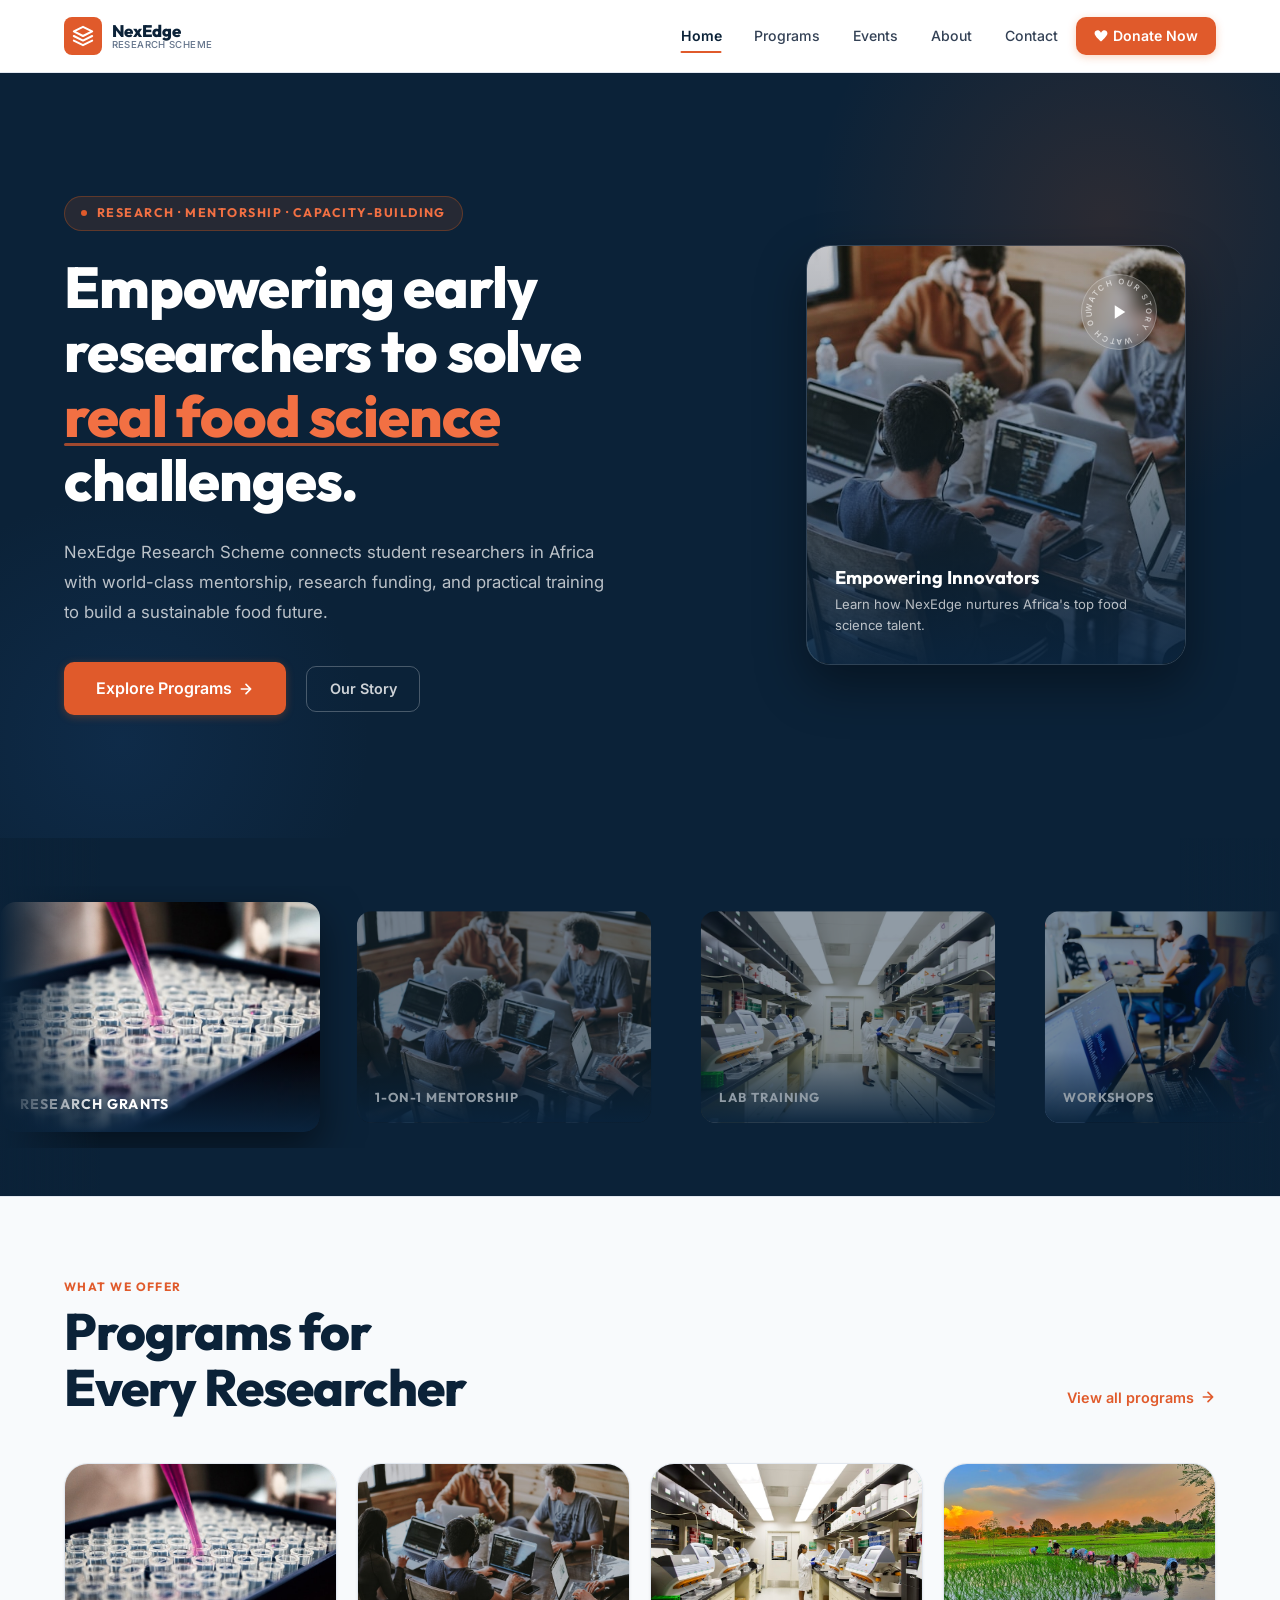
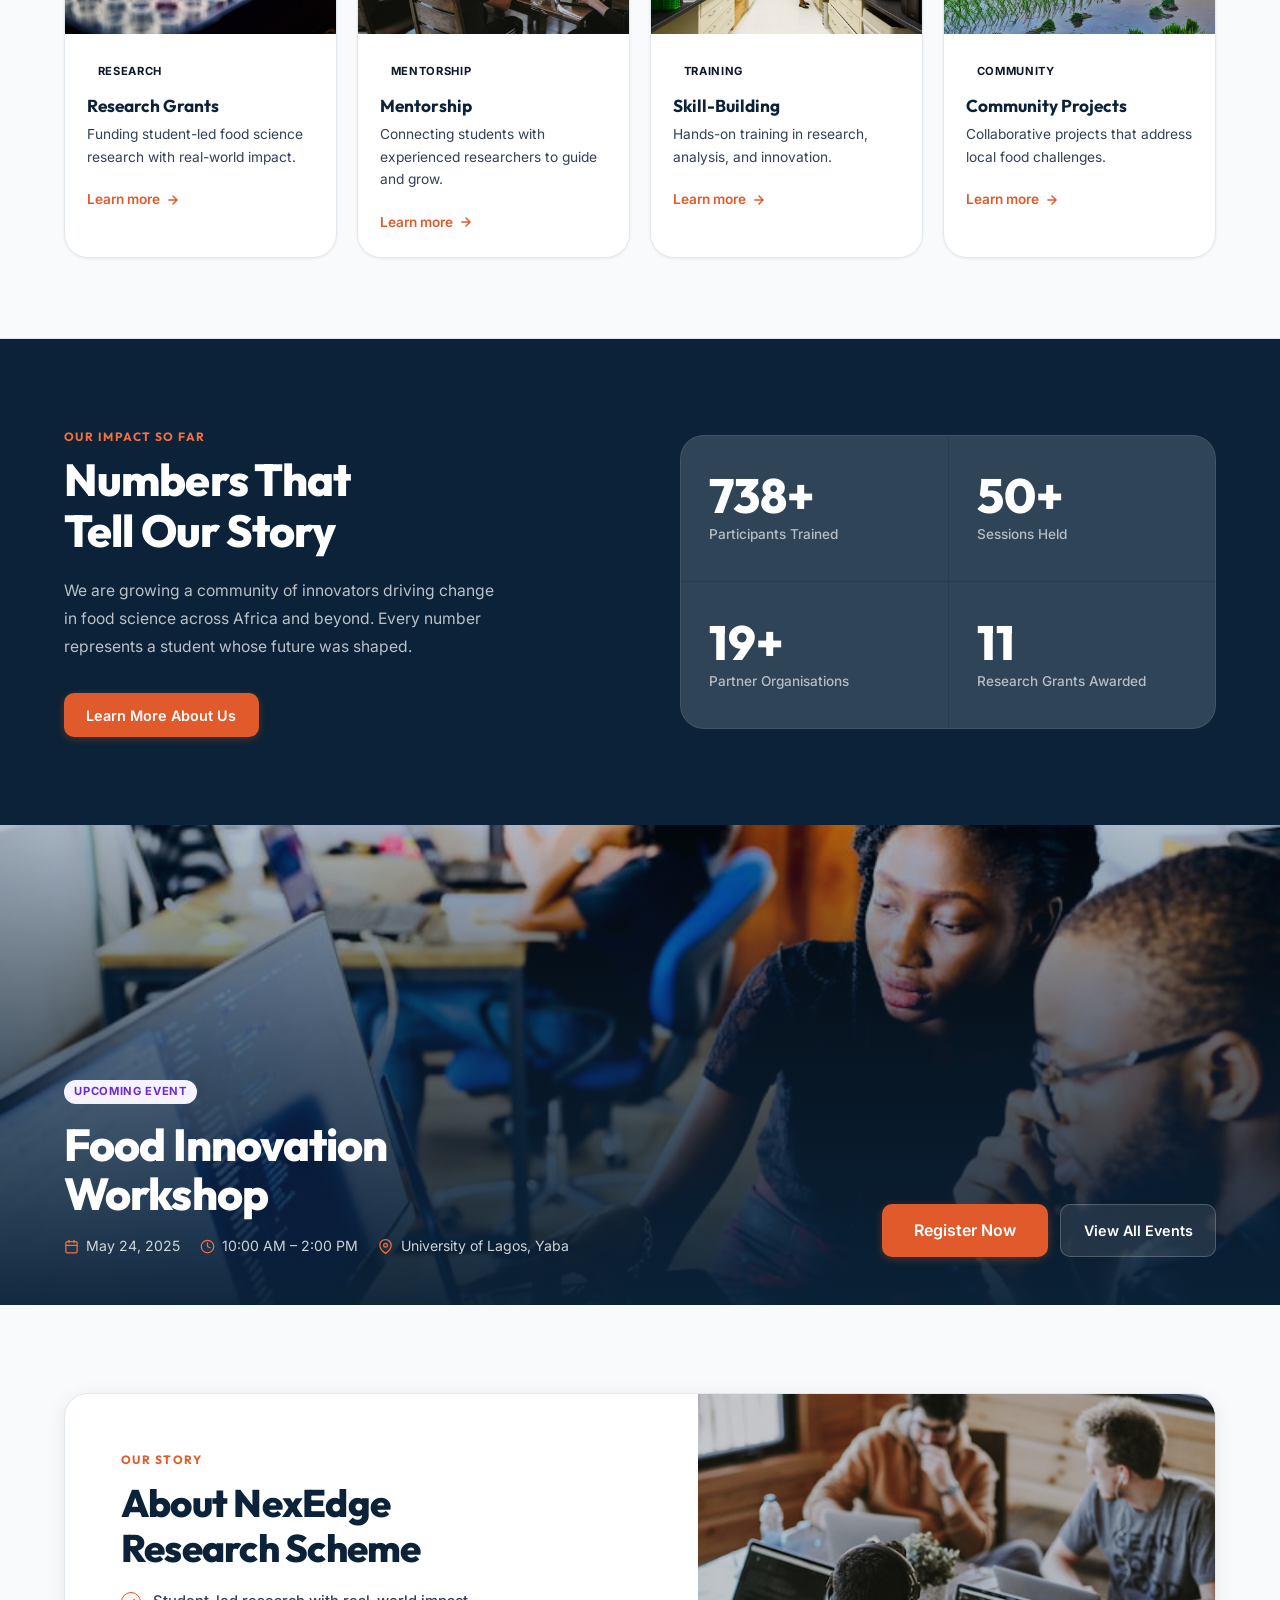
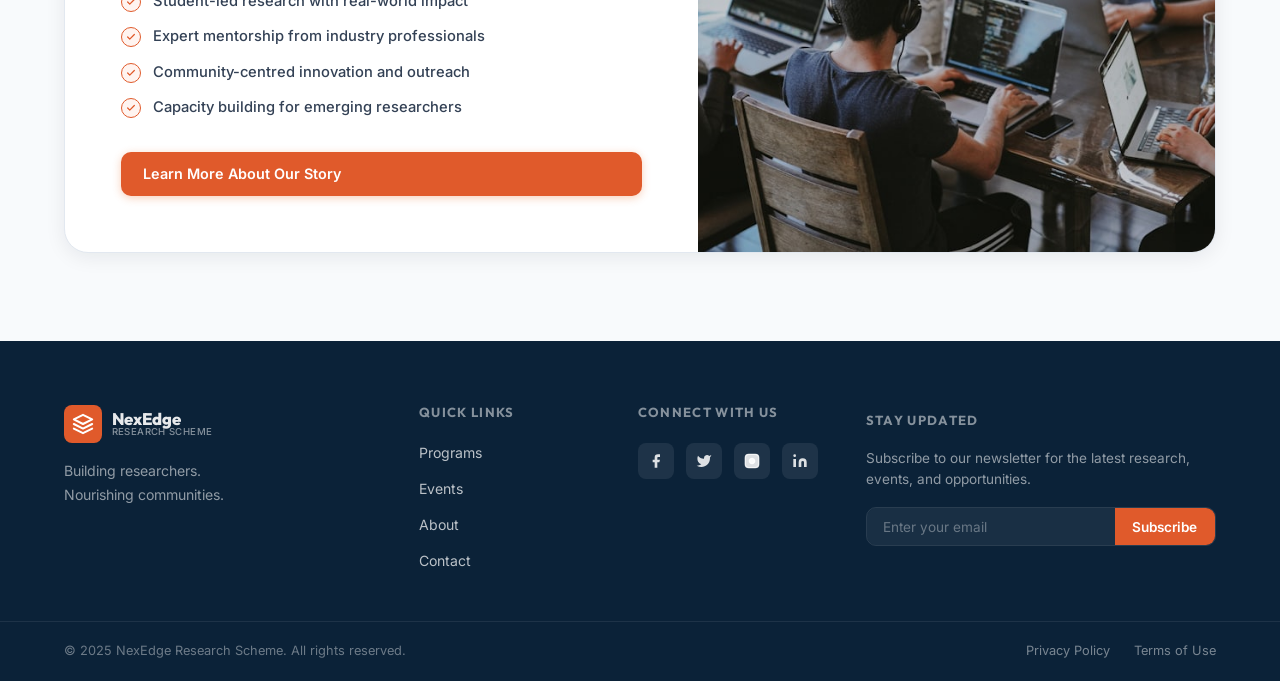
<file: index.html>
<!DOCTYPE html>
<html lang="en">
<head>
  <meta charset="UTF-8" />
  <meta name="viewport" content="width=device-width, initial-scale=1.0" />
  <title>NexEdge Research Scheme — Empowering the Next Generation of Food Scientists</title>
  <meta name="description" content="NexEdge Research Scheme empowers students and early researchers to solve real food science challenges through research, mentorship, and capacity-building." />
  <meta property="og:title" content="NexEdge Research Scheme" />
  <meta property="og:description" content="Empowering students and early researchers to solve real food science challenges." />
  <meta property="og:type" content="website" />
  <link rel="stylesheet" href="css/style.css" />
  <link rel="stylesheet" href="css/home.css" />
</head>
<body>

  <!-- ==================== NAVBAR ==================== -->
  <header id="navbar">
    <div class="container">
      <nav class="nav-inner">
        <a href="index.html" class="nav-logo" aria-label="NexEdge Research Scheme Home">
          <div class="nav-logo-icon">
            <svg viewBox="0 0 24 24" fill="none" stroke="#fff" stroke-width="2.2" stroke-linecap="round" stroke-linejoin="round">
              <path d="M12 2L2 7l10 5 10-5-10-5z"/><path d="M2 17l10 5 10-5"/><path d="M2 12l10 5 10-5"/>
            </svg>
          </div>
          <div class="nav-logo-text">
            <strong>NexEdge</strong>
            <span>Research Scheme</span>
          </div>
        </a>

        <ul class="nav-links" role="list">
          <li><a href="index.html" class="active">Home</a></li>
          <li><a href="programs.html">Programs</a></li>
          <li><a href="events.html">Events</a></li>
          <li><a href="about.html">About</a></li>
          <li><a href="contact.html">Contact</a></li>
          <li>
            <a href="contact.html" class="nav-donate" id="nav-donate-btn">
              <svg viewBox="0 0 24 24" fill="currentColor"><path d="M12 21.593c-5.63-5.539-11-10.297-11-14.402 0-3.791 3.068-5.191 5.281-5.191 1.312 0 4.151.501 5.719 4.457 1.59-3.968 4.464-4.447 5.726-4.447 2.54 0 5.274 1.621 5.274 5.181 0 4.069-5.136 8.625-11 14.402z"/></svg>
              Donate Now
            </a>
          </li>
        </ul>

        <button class="nav-hamburger" id="nav-hamburger" aria-label="Toggle menu" aria-expanded="false">
          <span></span><span></span><span></span>
        </button>
      </nav>
    </div>
    <nav class="nav-mobile" id="nav-mobile" aria-label="Mobile navigation">
      <a href="index.html" class="active">Home</a>
      <a href="programs.html">Programs</a>
      <a href="events.html">Events</a>
      <a href="about.html">About</a>
      <a href="contact.html">Contact</a>
      <a href="contact.html" class="btn btn-primary btn-sm">Donate Now</a>
    </nav>
  </header>

  <!-- ==================== HERO ==================== -->
  <section class="hero" aria-labelledby="hero-heading">
    <div class="container">
      <div class="hero-inner">

        <!-- Left Column: Copy & Actions -->
        <div class="hero-left">
          <div class="hero-tagline-badge">Research · Mentorship · Capacity-Building</div>

          <h1 class="hero-title" id="hero-heading">
            Empowering early researchers to solve <span class="highlight">real food science</span> challenges.
          </h1>

          <p class="hero-desc">
            NexEdge Research Scheme connects student researchers in Africa with world-class mentorship, research funding, and practical training to build a sustainable food future.
          </p>

          <div class="hero-actions">
            <a href="programs.html" class="btn btn-primary btn-lg" id="hero-explore-btn">
              Explore Programs
              <svg width="16" height="16" viewBox="0 0 24 24" fill="none" stroke="currentColor" stroke-width="2.5" stroke-linecap="round" stroke-linejoin="round"><path d="M5 12h14M12 5l7 7-7 7"/></svg>
            </a>
            <a href="about.html" class="btn btn-outline" id="hero-about-btn" style="color:rgba(255,255,255,0.8);border-color:rgba(255,255,255,0.25);">Our Story</a>
          </div>
        </div>

        <!-- Right Column: Story Preview Card -->
        <div class="hero-right">
          <div class="hero-card-preview" id="hero-story-preview">
            <div class="img-fill scene-mentor"></div>
            <div class="hero-card-overlay">
              <div class="hero-badge" role="button" tabindex="0" aria-label="Watch our story video">
                <div class="hero-badge-circle">
                  <svg class="ring-text" viewBox="0 0 100 100" aria-hidden="true">
                    <defs><path id="circle-path" d="M 50,50 m -37,0 a 37,37 0 1,1 74,0 a 37,37 0 1,1 -74,0"/></defs>
                    <text font-size="10.5" font-family="Inter, sans-serif" font-weight="600" fill="rgba(255,255,255,0.6)" letter-spacing="2.5">
                      <textPath href="#circle-path">WATCH OUR STORY · WATCH OUR STORY · </textPath>
                    </text>
                  </svg>
                  <div class="figure-overlay"></div>
                  <div class="hero-badge-play">
                    <svg viewBox="0 0 24 24"><polygon points="5 3 19 12 5 21 5 3"/></svg>
                  </div>
                </div>
              </div>
              <div class="hero-card-caption">
                <h4>Empowering Innovators</h4>
                <p>Learn how NexEdge nurtures Africa's top food science talent.</p>
              </div>
            </div>
          </div>
        </div>

      </div>
    </div>
  </section>

  <!-- ==================== PHOTO STEPPED CAROUSEL BAND ==================== -->
  <section class="photo-band" aria-label="Program photos carousel">
    <div class="photo-band-wrapper">
      <div class="photo-band-track">
        <div class="photo-panel active-center"><div class="img-fill scene-research"></div><span class="photo-panel-label">Research Grants</span></div>
        <div class="photo-panel"><div class="img-fill scene-mentor"></div><span class="photo-panel-label">1-on-1 Mentorship</span></div>
        <div class="photo-panel"><div class="img-fill scene-lab"></div><span class="photo-panel-label">Lab Training</span></div>
        <div class="photo-panel"><div class="img-fill scene-workshop"></div><span class="photo-panel-label">Workshops</span></div>
        <div class="photo-panel"><div class="img-fill scene-community"></div><span class="photo-panel-label">Community Outreach</span></div>
        <div class="photo-panel"><div class="img-fill scene-team"></div><span class="photo-panel-label">Student Community</span></div>
      </div>
    </div>
  </section>

  <!-- ==================== PROGRAMS (orange bold) ==================== -->
  <section class="programs-section" aria-labelledby="programs-heading">
    <div class="container">
      <div class="programs-heading-block">
        <div class="programs-heading-row">
          <div>
            <p class="section-label">What We Offer</p>
            <h2 id="programs-heading">Programs for<br>Every Researcher</h2>
          </div>
          <a href="programs.html" class="link-arrow" id="view-all-programs-link">
            View all programs
            <svg width="16" height="16" viewBox="0 0 24 24" fill="none" stroke="currentColor" stroke-width="2.5" stroke-linecap="round" stroke-linejoin="round"><path d="M5 12h14M12 5l7 7-7 7"/></svg>
          </a>
        </div>
      </div>

      <div class="programs-grid">

        <article class="program-card" id="program-research">
          <div class="program-card-img">
            <div class="img-fill scene-research" style="height:100%">
              <div class="figure-overlay">
                <div class="figure" style="height:65px"></div>
                <div class="figure" style="height:80px"></div>
                <div class="figure" style="height:60px"></div>
              </div>
            </div>
          </div>
          <div class="program-card-body">
            <span class="tag">Research</span>
            <h3>Research Grants</h3>
            <p>Funding student-led food science research with real-world impact.</p>
            <a href="programs.html#research-grants" class="link-arrow" id="learn-more-research">
              Learn more
              <svg width="14" height="14" viewBox="0 0 24 24" fill="none" stroke="currentColor" stroke-width="2.5" stroke-linecap="round" stroke-linejoin="round"><path d="M5 12h14M12 5l7 7-7 7"/></svg>
            </a>
          </div>
        </article>

        <article class="program-card" id="program-mentorship">
          <div class="program-card-img">
            <div class="img-fill scene-mentor" style="height:100%">
              <div class="figure-overlay">
                <div class="figure" style="height:70px"></div>
                <div class="figure" style="height:85px"></div>
              </div>
            </div>
          </div>
          <div class="program-card-body">
            <span class="tag">Mentorship</span>
            <h3>Mentorship</h3>
            <p>Connecting students with experienced researchers to guide and grow.</p>
            <a href="programs.html#mentorship" class="link-arrow" id="learn-more-mentorship">
              Learn more
              <svg width="14" height="14" viewBox="0 0 24 24" fill="none" stroke="currentColor" stroke-width="2.5" stroke-linecap="round" stroke-linejoin="round"><path d="M5 12h14M12 5l7 7-7 7"/></svg>
            </a>
          </div>
        </article>

        <article class="program-card" id="program-skillbuilding">
          <div class="program-card-img">
            <div class="img-fill scene-lab" style="height:100%">
              <div class="figure-overlay">
                <div class="figure" style="height:65px"></div>
                <div class="figure" style="height:80px"></div>
                <div class="figure" style="height:60px"></div>
              </div>
            </div>
          </div>
          <div class="program-card-body">
            <span class="tag">Training</span>
            <h3>Skill-Building</h3>
            <p>Hands-on training in research, analysis, and innovation.</p>
            <a href="programs.html#skill-building" class="link-arrow" id="learn-more-skills">
              Learn more
              <svg width="14" height="14" viewBox="0 0 24 24" fill="none" stroke="currentColor" stroke-width="2.5" stroke-linecap="round" stroke-linejoin="round"><path d="M5 12h14M12 5l7 7-7 7"/></svg>
            </a>
          </div>
        </article>

        <article class="program-card" id="program-community">
          <div class="program-card-img">
            <div class="img-fill scene-community" style="height:100%">
              <div class="figure-overlay">
                <div class="figure" style="height:65px"></div>
                <div class="figure" style="height:80px"></div>
                <div class="figure" style="height:70px"></div>
                <div class="figure" style="height:85px"></div>
              </div>
            </div>
          </div>
          <div class="program-card-body">
            <span class="tag">Community</span>
            <h3>Community Projects</h3>
            <p>Collaborative projects that address local food challenges.</p>
            <a href="programs.html#community-projects" class="link-arrow" id="learn-more-community">
              Learn more
              <svg width="14" height="14" viewBox="0 0 24 24" fill="none" stroke="currentColor" stroke-width="2.5" stroke-linecap="round" stroke-linejoin="round"><path d="M5 12h14M12 5l7 7-7 7"/></svg>
            </a>
          </div>
        </article>

      </div>
    </div>
  </section>

  <!-- ==================== STATS (dark) ==================== -->
  <section class="stats-section" aria-labelledby="stats-heading">
    <div class="container">
      <div class="stats-inner">

        <div class="stats-text-col">
          <p class="section-label">Our Impact So Far</p>
          <h2 class="stats-title" id="stats-heading">Numbers That<br>Tell Our Story</h2>
          <p class="stats-body-text">
            We are growing a community of innovators driving change in food science across Africa and beyond. Every number represents a student whose future was shaped.
          </p>
          <a href="about.html" class="btn btn-primary" id="stats-learn-more-btn">Learn More About Us</a>
        </div>

        <div class="stats-grid" id="stats-grid">
          <div class="stat-card" id="stat-participants">
            <div class="stat-value"><span data-target="1250" data-suffix="+">0</span></div>
            <p class="stat-label">Participants Trained</p>
          </div>
          <div class="stat-card" id="stat-sessions">
            <div class="stat-value"><span data-target="85" data-suffix="+">0</span></div>
            <p class="stat-label">Sessions Held</p>
          </div>
          <div class="stat-card" id="stat-partners">
            <div class="stat-value"><span data-target="32" data-suffix="+">0</span></div>
            <p class="stat-label">Partner Organisations</p>
          </div>
          <div class="stat-card" id="stat-grants">
            <div class="stat-value"><span data-target="18" data-suffix="">0</span></div>
            <p class="stat-label">Research Grants Awarded</p>
          </div>
        </div>

      </div>
    </div>
  </section>

  <!-- ==================== UPCOMING EVENT spotlight ==================== -->
  <section class="event-spotlight" aria-labelledby="event-spotlight-heading">
    <div class="event-spotlight-bg">
      <div class="img-fill scene-workshop">
        <div class="figure-overlay">
          <div class="figure" style="height:160px"></div>
          <div class="figure" style="height:190px"></div>
          <div class="figure" style="height:140px"></div>
          <div class="figure" style="height:180px"></div>
          <div class="figure" style="height:200px"></div>
          <div class="figure" style="height:165px"></div>
          <div class="figure" style="height:150px"></div>
        </div>
      </div>
    </div>

    <div class="event-spotlight-content">
      <div class="container">
        <div class="event-spotlight-inner">
          <div class="event-spotlight-left">
            <span class="tag tag-workshop" style="margin-bottom:1rem; display:inline-block;">Upcoming Event</span>
            <h2 class="event-spotlight-title" id="event-spotlight-heading">
              Food Innovation<br>Workshop
            </h2>
            <ul class="event-spotlight-meta" aria-label="Event details">
              <li class="event-meta-item">
                <svg viewBox="0 0 24 24" fill="none" stroke="currentColor" stroke-width="2" stroke-linecap="round" stroke-linejoin="round"><rect x="3" y="4" width="18" height="18" rx="2"/><line x1="16" y1="2" x2="16" y2="6"/><line x1="8" y1="2" x2="8" y2="6"/><line x1="3" y1="10" x2="21" y2="10"/></svg>
                May 24, 2025
              </li>
              <li class="event-meta-item">
                <svg viewBox="0 0 24 24" fill="none" stroke="currentColor" stroke-width="2" stroke-linecap="round" stroke-linejoin="round"><circle cx="12" cy="12" r="10"/><polyline points="12 6 12 12 16 14"/></svg>
                10:00 AM – 2:00 PM
              </li>
              <li class="event-meta-item">
                <svg viewBox="0 0 24 24" fill="none" stroke="currentColor" stroke-width="2" stroke-linecap="round" stroke-linejoin="round"><path d="M21 10c0 7-9 13-9 13s-9-6-9-13a9 9 0 0 1 18 0z"/><circle cx="12" cy="10" r="3"/></svg>
                University of Lagos, Yaba
              </li>
            </ul>
          </div>

          <div class="event-spotlight-right">
            <a href="contact.html" class="btn btn-primary btn-lg" id="event-register-btn">Register Now</a>
            <a href="events.html" class="btn" id="view-all-events-btn" style="background:rgba(255,255,255,0.1); color:#fff; border:1px solid rgba(255,255,255,0.2);">View All Events</a>
          </div>
        </div>
      </div>
    </div>
  </section>

  <!-- ==================== ABOUT PREVIEW (large card) ==================== -->
  <section class="about-preview" aria-labelledby="about-card-heading">
    <div class="container">
      <div class="about-preview-card">

        <div class="about-preview-text">
          <p class="section-label">Our Story</p>
          <h2 id="about-card-heading">About NexEdge<br>Research Scheme</h2>
          <div class="about-preview-checklist">
            <div class="about-check-item">Student-led research with real-world impact</div>
            <div class="about-check-item">Expert mentorship from industry professionals</div>
            <div class="about-check-item">Community-centred innovation and outreach</div>
            <div class="about-check-item">Capacity building for emerging researchers</div>
          </div>
          <a href="about.html" class="btn btn-primary" id="hero-learn-more-btn">Learn More About Our Story</a>
        </div>

        <div class="about-preview-img">
          <div class="img-fill scene-mentor" style="height:100%; min-height:320px;">
            <div class="figure-overlay">
              <div class="figure" style="height:160px"></div>
              <div class="figure" style="height:200px"></div>
              <div class="figure" style="height:145px"></div>
            </div>
          </div>
        </div>

      </div>
    </div>
  </section>

  <!-- ==================== FOOTER ==================== -->
  <footer id="footer" aria-label="Site footer">
    <div class="container">
      <div class="footer-grid">
        <div class="footer-brand">
          <a href="index.html" class="nav-logo" aria-label="NexEdge Home">
            <div class="nav-logo-icon">
              <svg viewBox="0 0 24 24" fill="none" stroke="#fff" stroke-width="2.2" stroke-linecap="round" stroke-linejoin="round">
                <path d="M12 2L2 7l10 5 10-5-10-5z"/><path d="M2 17l10 5 10-5"/><path d="M2 12l10 5 10-5"/>
              </svg>
            </div>
            <div class="nav-logo-text">
              <strong>NexEdge</strong>
              <span>Research Scheme</span>
            </div>
          </a>
          <p class="footer-tagline">Building researchers.<br>Nourishing communities.</p>
        </div>
        <div class="footer-col">
          <h4>Quick Links</h4>
          <ul>
            <li><a href="programs.html">Programs</a></li>
            <li><a href="events.html">Events</a></li>
            <li><a href="about.html">About</a></li>
            <li><a href="contact.html">Contact</a></li>
          </ul>
        </div>
        <div class="footer-col">
          <h4>Connect With Us</h4>
          <div class="footer-social" role="list">
            <a href="#" class="social-icon" aria-label="Facebook" role="listitem">
              <svg viewBox="0 0 24 24" fill="rgba(255,255,255,0.85)"><path d="M18 2h-3a5 5 0 0 0-5 5v3H7v4h3v8h4v-8h3l1-4h-4V7a1 1 0 0 1 1-1h3z"/></svg>
            </a>
            <a href="#" class="social-icon" aria-label="Twitter" role="listitem">
              <svg viewBox="0 0 24 24" fill="rgba(255,255,255,0.85)"><path d="M23 3a10.9 10.9 0 0 1-3.14 1.53 4.48 4.48 0 0 0-7.86 3v1A10.66 10.66 0 0 1 3 4s-4 9 5 13a11.64 11.64 0 0 1-7 2c9 5 20 0 20-11.5a4.5 4.5 0 0 0-.08-.83A7.72 7.72 0 0 0 23 3z"/></svg>
            </a>
            <a href="#" class="social-icon" aria-label="Instagram" role="listitem">
              <svg viewBox="0 0 24 24" fill="none" stroke="rgba(255,255,255,0.85)" stroke-width="2"><rect x="2" y="2" width="20" height="20" rx="5"/><path d="M16 11.37A4 4 0 1 1 12.63 8 4 4 0 0 1 16 11.37z"/><line x1="17.5" y1="6.5" x2="17.51" y2="6.5"/></svg>
            </a>
            <a href="#" class="social-icon" aria-label="LinkedIn" role="listitem">
              <svg viewBox="0 0 24 24" fill="rgba(255,255,255,0.85)"><path d="M16 8a6 6 0 0 1 6 6v7h-4v-7a2 2 0 0 0-2-2 2 2 0 0 0-2 2v7h-4v-7a6 6 0 0 1 6-6z"/><rect x="2" y="9" width="4" height="12"/><circle cx="4" cy="4" r="2"/></svg>
            </a>
          </div>
        </div>
        <div class="footer-col footer-newsletter">
          <h4>Stay Updated</h4>
          <p>Subscribe to our newsletter for the latest research, events, and opportunities.</p>
          <form class="newsletter-form" id="footer-newsletter-form" novalidate>
            <input type="email" placeholder="Enter your email" aria-label="Email address for newsletter" required />
            <button type="submit">Subscribe</button>
          </form>
        </div>
      </div>
    </div>
    <div class="footer-bottom">
      <div class="container">
        <div class="footer-bottom-inner">
          <p>© 2025 NexEdge Research Scheme. All rights reserved.</p>
          <nav class="footer-legal" aria-label="Legal links">
            <a href="#">Privacy Policy</a>
            <a href="#">Terms of Use</a>
          </nav>
        </div>
      </div>
    </div>
  </footer>

  <script src="js/main.js"></script>
</body>
</html>
</file>
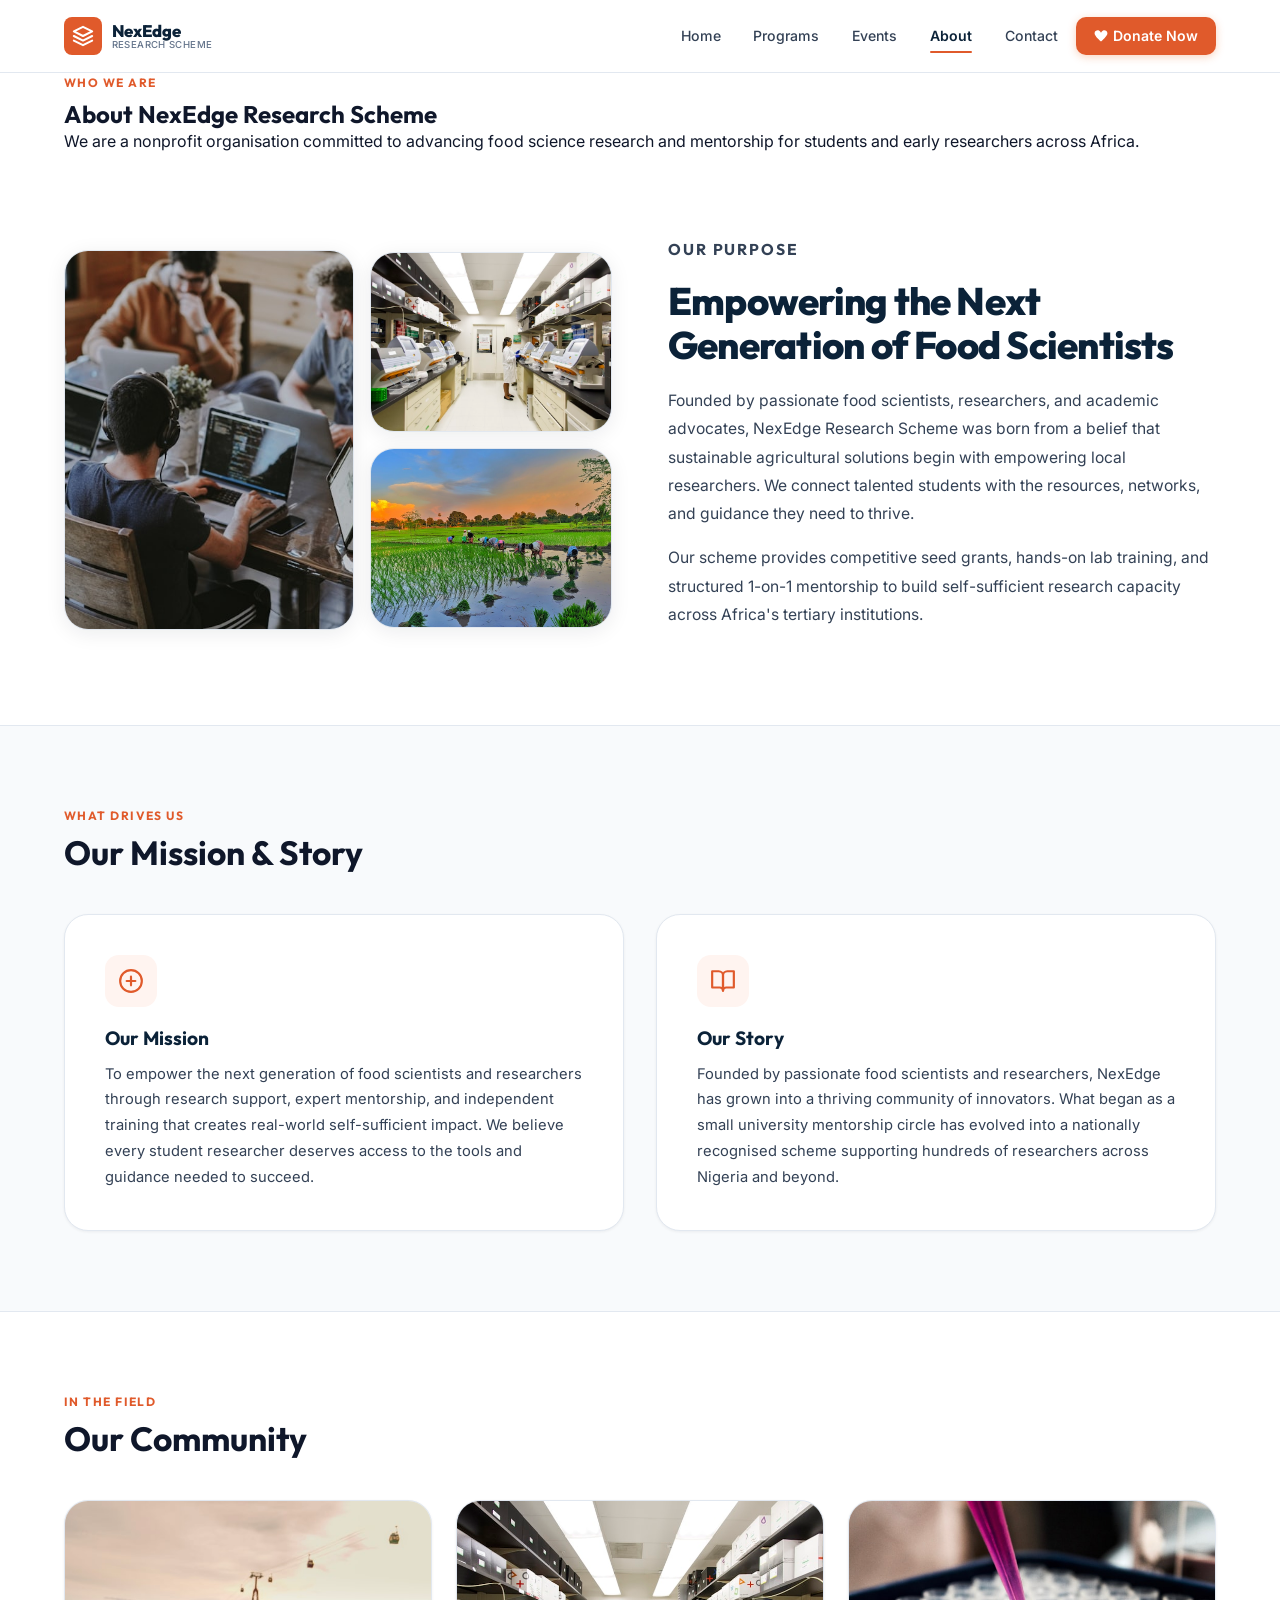
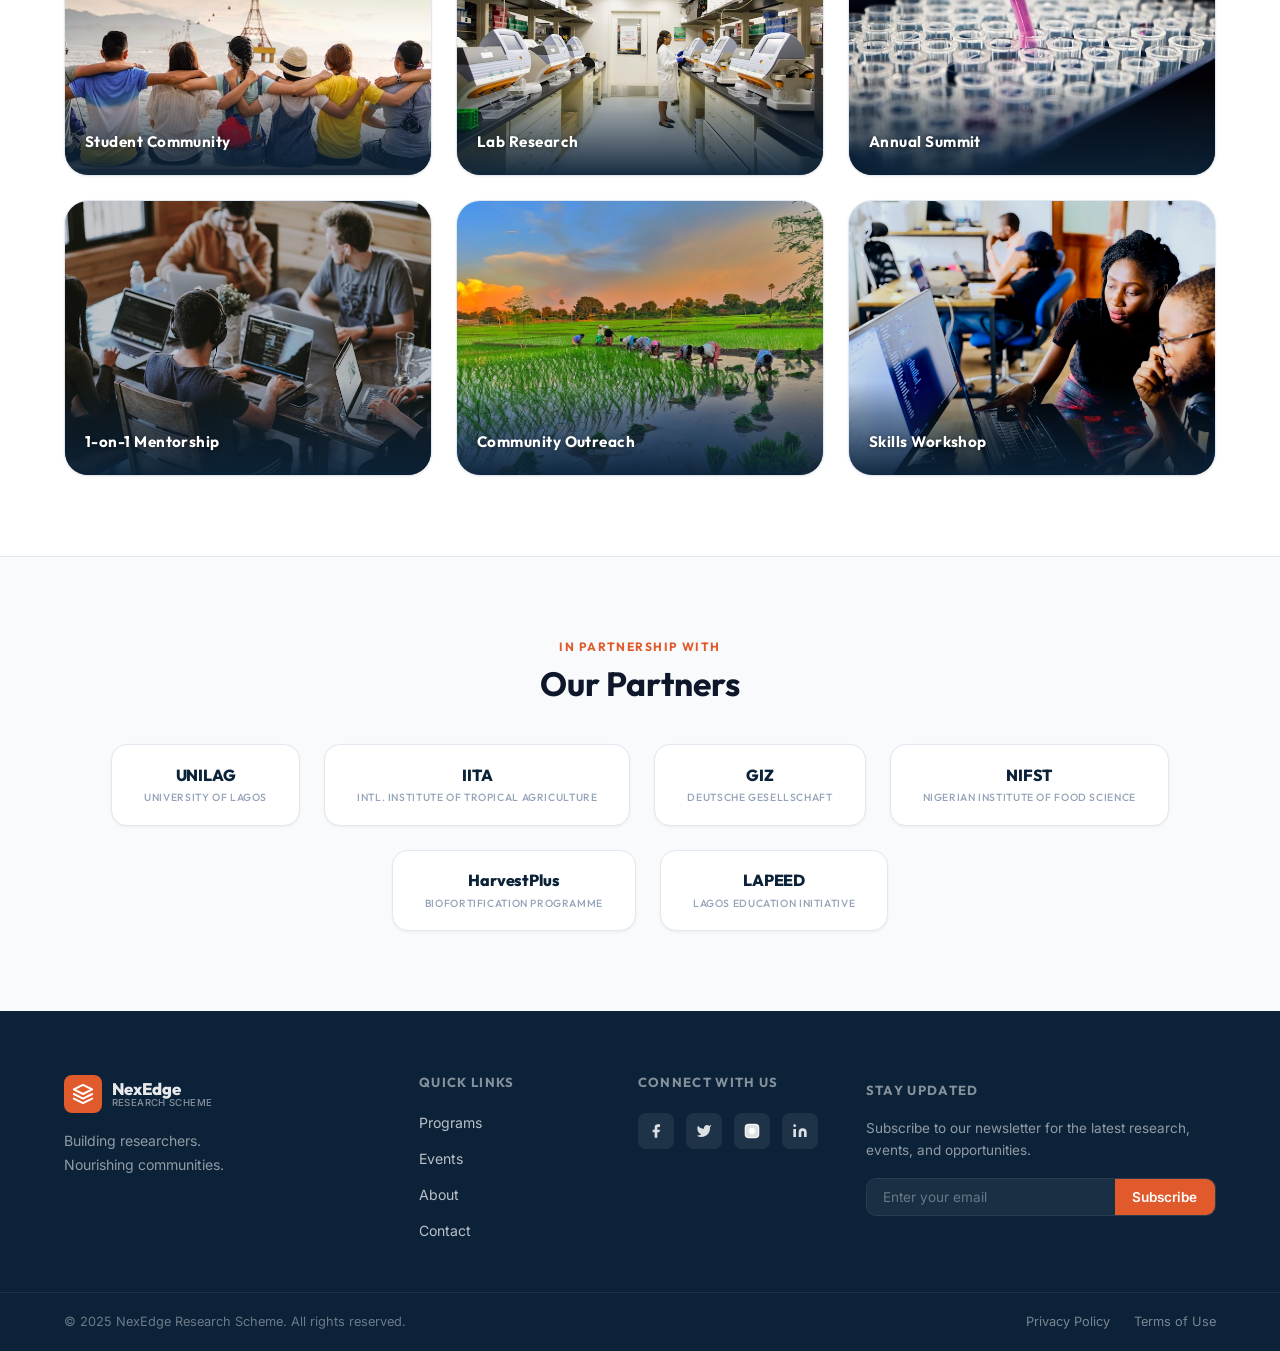
<file: about.html>
<!DOCTYPE html>
<html lang="en">
<head>
  <meta charset="UTF-8" />
  <meta name="viewport" content="width=device-width, initial-scale=1.0" />
  <title>About NexEdge Research Scheme — Our Mission & Story</title>
  <meta name="description" content="Learn about NexEdge Research Scheme — a nonprofit advancing food science research, mentorship, and capacity-building for students and early researchers across Nigeria and beyond." />
  <link rel="stylesheet" href="css/style.css" />
  <link rel="stylesheet" href="css/about.css" />
</head>
<body>

  <!-- ==================== NAVBAR ==================== -->
  <header id="navbar">
    <div class="container">
      <nav class="nav-inner">
        <a href="index.html" class="nav-logo" aria-label="NexEdge Home">
          <div class="nav-logo-icon">
            <svg viewBox="0 0 24 24" fill="none" stroke="#fff" stroke-width="2.2" stroke-linecap="round" stroke-linejoin="round">
              <path d="M12 2L2 7l10 5 10-5-10-5z"/><path d="M2 17l10 5 10-5"/><path d="M2 12l10 5 10-5"/>
            </svg>
          </div>
          <div class="nav-logo-text"><strong>NexEdge</strong><span>Research Scheme</span></div>
        </a>
        <ul class="nav-links" role="list">
          <li><a href="index.html">Home</a></li>
          <li><a href="programs.html">Programs</a></li>
          <li><a href="events.html">Events</a></li>
          <li><a href="about.html" class="active">About</a></li>
          <li><a href="contact.html">Contact</a></li>
          <li>
            <a href="contact.html" class="nav-donate">
              <svg viewBox="0 0 24 24" fill="currentColor"><path d="M12 21.593c-5.63-5.539-11-10.297-11-14.402 0-3.791 3.068-5.191 5.281-5.191 1.312 0 4.151.501 5.719 4.457 1.59-3.968 4.464-4.447 5.726-4.447 2.54 0 5.274 1.621 5.274 5.181 0 4.069-5.136 8.625-11 14.402z"/></svg>
              Donate Now
            </a>
          </li>
        </ul>
        <button class="nav-hamburger" id="nav-hamburger" aria-label="Toggle menu" aria-expanded="false">
          <span></span><span></span><span></span>
        </button>
      </nav>
    </div>
    <nav class="nav-mobile" id="nav-mobile">
      <a href="index.html">Home</a>
      <a href="programs.html">Programs</a>
      <a href="events.html">Events</a>
      <a href="about.html" class="active">About</a>
      <a href="contact.html">Contact</a>
      <a href="contact.html" class="btn btn-primary btn-sm">Donate Now</a>
    </nav>
  </header>

  <!-- ==================== PAGE HERO ==================== -->
  <section class="page-hero" aria-labelledby="about-page-heading">
    <div class="container">
      <div class="page-hero-content">
        <p class="section-label">Who We Are</p>
        <h1 id="about-page-heading">About NexEdge Research Scheme</h1>
        <p>We are a nonprofit organisation committed to advancing food science research and mentorship for students and early researchers across Africa.</p>
      </div>
    </div>
  </section>

  <!-- ==================== ABOUT INTRO ==================== -->
  <section class="about-intro" aria-labelledby="about-intro-heading">
    <div class="container">
      <div class="about-intro-grid">

        <!-- Image collage with real JPG photography -->
        <div class="about-intro-images">
          <div class="about-img-frame about-img-main">
            <img src="images/mentor.jpg" alt="Mentorship session photo" />
          </div>
          <div class="about-img-sub-group">
            <div class="about-img-frame about-img-sub">
              <img src="images/lab.jpg" alt="Food science lab photo" />
            </div>
            <div class="about-img-frame about-img-sub">
              <img src="images/community.jpg" alt="Agricultural research photo" />
            </div>
          </div>
        </div>

        <!-- Text -->
        <div class="about-intro-text">
          <p class="section-label">Our Purpose</p>
          <h2 id="about-intro-heading">Empowering the Next Generation of Food Scientists</h2>
          <p>
            Founded by passionate food scientists, researchers, and academic advocates, NexEdge Research Scheme was born from a belief that sustainable agricultural solutions begin with empowering local researchers. We connect talented students with the resources, networks, and guidance they need to thrive.
          </p>
          <p>
            Our scheme provides competitive seed grants, hands-on lab training, and structured 1-on-1 mentorship to build self-sufficient research capacity across Africa's tertiary institutions.
          </p>
        </div>
      </div>
    </div>
  </section>

  <!-- ==================== MISSION & STORY ==================== -->
  <section class="mission-story" aria-labelledby="mission-heading">
    <div class="container">
      <div class="section-header">
        <div>
          <p class="section-label">What Drives Us</p>
          <h2 id="mission-heading">Our Mission & Story</h2>
        </div>
      </div>
      <div class="mission-story-grid">

        <article class="mission-card" id="our-mission-card">
          <div class="mission-card-icon">
            <svg viewBox="0 0 24 24" fill="none" stroke="currentColor" stroke-width="2" stroke-linecap="round" stroke-linejoin="round">
              <circle cx="12" cy="12" r="10"/><line x1="12" y1="8" x2="12" y2="16"/><line x1="8" y1="12" x2="16" y2="12"/>
            </svg>
          </div>
          <h3>Our Mission</h3>
          <p>To empower the next generation of food scientists and researchers through research support, expert mentorship, and independent training that creates real-world self-sufficient impact. We believe every student researcher deserves access to the tools and guidance needed to succeed.</p>
        </article>

        <article class="mission-card" id="our-story-card">
          <div class="mission-card-icon">
            <svg viewBox="0 0 24 24" fill="none" stroke="currentColor" stroke-width="2" stroke-linecap="round" stroke-linejoin="round">
              <path d="M2 3h6a4 4 0 0 1 4 4v14a3 3 0 0 0-3-3H2z"/><path d="M22 3h-6a4 4 0 0 0-4 4v14a3 3 0 0 1 3-3h7z"/>
            </svg>
          </div>
          <h3>Our Story</h3>
          <p>Founded by passionate food scientists and researchers, NexEdge has grown into a thriving community of innovators. What began as a small university mentorship circle has evolved into a nationally recognised scheme supporting hundreds of researchers across Nigeria and beyond.</p>
        </article>

      </div>
    </div>
  </section>

  <!-- ==================== PHOTO GALLERY ==================== -->
  <section class="about-photos" aria-labelledby="team-photos-heading">
    <div class="container">
      <div class="section-header">
        <div>
          <p class="section-label">In the Field</p>
          <h2 id="team-photos-heading">Our Community</h2>
        </div>
      </div>

      <div class="community-grid">
        <div class="community-card">
          <img src="images/team.jpg" alt="Student Community photo" />
          <div class="community-card-overlay">
            <span>Student Community</span>
          </div>
        </div>

        <div class="community-card">
          <img src="images/lab.jpg" alt="Lab Research photo" />
          <div class="community-card-overlay">
            <span>Lab Research</span>
          </div>
        </div>

        <div class="community-card">
          <img src="images/research.jpg" alt="Annual Summit photo" />
          <div class="community-card-overlay">
            <span>Annual Summit</span>
          </div>
        </div>

        <div class="community-card">
          <img src="images/mentor.jpg" alt="1-on-1 Mentorship photo" />
          <div class="community-card-overlay">
            <span>1-on-1 Mentorship</span>
          </div>
        </div>

        <div class="community-card">
          <img src="images/community.jpg" alt="Community Outreach photo" />
          <div class="community-card-overlay">
            <span>Community Outreach</span>
          </div>
        </div>

        <div class="community-card">
          <img src="images/workshop.jpg" alt="Skills Workshop photo" />
          <div class="community-card-overlay">
            <span>Skills Workshop</span>
          </div>
        </div>
      </div>
    </div>
  </section>

  <!-- ==================== PARTNERS ==================== -->
  <section class="partners-section" aria-labelledby="partners-heading">
    <div class="container">
      <div class="section-header" style="justify-content:center; text-align:center; flex-direction:column; align-items:center;">
        <div>
          <p class="section-label">In Partnership With</p>
          <h2 id="partners-heading">Our Partners</h2>
        </div>
      </div>

      <div class="partners-grid">
        <div class="partner-logo" id="partner-unilag">
          <div class="partner-name">UNILAG<span>University of Lagos</span></div>
        </div>
        <div class="partner-logo" id="partner-iita">
          <div class="partner-name">IITA<span>Intl. Institute of Tropical Agriculture</span></div>
        </div>
        <div class="partner-logo" id="partner-giz">
          <div class="partner-name">GIZ<span>Deutsche Gesellschaft</span></div>
        </div>
        <div class="partner-logo" id="partner-nifst">
          <div class="partner-name">NIFST<span>Nigerian Institute of Food Science</span></div>
        </div>
        <div class="partner-logo" id="partner-harvestplus">
          <div class="partner-name">HarvestPlus<span>Biofortification Programme</span></div>
        </div>
        <div class="partner-logo" id="partner-lapeed">
          <div class="partner-name">LAPEED<span>Lagos Education Initiative</span></div>
        </div>
      </div>
    </div>
  </section>

  <!-- ==================== FOOTER ==================== -->
  <footer id="footer" aria-label="Site footer">
    <div class="container">
      <div class="footer-grid">
        <div class="footer-brand">
          <a href="index.html" class="nav-logo">
            <div class="nav-logo-icon">
              <svg viewBox="0 0 24 24" fill="none" stroke="#fff" stroke-width="2.2" stroke-linecap="round" stroke-linejoin="round">
                <path d="M12 2L2 7l10 5 10-5-10-5z"/><path d="M2 17l10 5 10-5"/><path d="M2 12l10 5 10-5"/>
              </svg>
            </div>
            <div class="nav-logo-text"><strong>NexEdge</strong><span>Research Scheme</span></div>
          </a>
          <p class="footer-tagline">Building researchers.<br>Nourishing communities.</p>
        </div>
        <div class="footer-col">
          <h4>Quick Links</h4>
          <ul>
            <li><a href="programs.html">Programs</a></li>
            <li><a href="events.html">Events</a></li>
            <li><a href="about.html">About</a></li>
            <li><a href="contact.html">Contact</a></li>
          </ul>
        </div>
        <div class="footer-col">
          <h4>Connect With Us</h4>
          <div class="footer-social">
            <a href="#" class="social-icon" aria-label="Facebook"><svg viewBox="0 0 24 24" fill="rgba(255,255,255,0.85)"><path d="M18 2h-3a5 5 0 0 0-5 5v3H7v4h3v8h4v-8h3l1-4h-4V7a1 1 0 0 1 1-1h3z"/></svg></a>
            <a href="#" class="social-icon" aria-label="Twitter"><svg viewBox="0 0 24 24" fill="rgba(255,255,255,0.85)"><path d="M23 3a10.9 10.9 0 0 1-3.14 1.53 4.48 4.48 0 0 0-7.86 3v1A10.66 10.66 0 0 1 3 4s-4 9 5 13a11.64 11.64 0 0 1-7 2c9 5 20 0 20-11.5a4.5 4.5 0 0 0-.08-.83A7.72 7.72 0 0 0 23 3z"/></svg></a>
            <a href="#" class="social-icon" aria-label="Instagram"><svg viewBox="0 0 24 24" fill="none" stroke="rgba(255,255,255,0.85)" stroke-width="2"><rect x="2" y="2" width="20" height="20" rx="5"/><path d="M16 11.37A4 4 0 1 1 12.63 8 4 4 0 0 1 16 11.37z"/><line x1="17.5" y1="6.5" x2="17.51" y2="6.5"/></svg></a>
            <a href="#" class="social-icon" aria-label="LinkedIn"><svg viewBox="0 0 24 24" fill="rgba(255,255,255,0.85)"><path d="M16 8a6 6 0 0 1 6 6v7h-4v-7a2 2 0 0 0-2-2 2 2 0 0 0-2 2v7h-4v-7a6 6 0 0 1 6-6z"/><rect x="2" y="9" width="4" height="12"/><circle cx="4" cy="4" r="2"/></svg></a>
          </div>
        </div>
        <div class="footer-col footer-newsletter">
          <h4>Stay Updated</h4>
          <p>Subscribe to our newsletter for the latest research, events, and opportunities.</p>
          <form class="newsletter-form" id="footer-newsletter-form" novalidate>
            <input type="email" placeholder="Enter your email" aria-label="Email for newsletter" required />
            <button type="submit">Subscribe</button>
          </form>
        </div>
      </div>
    </div>
    <div class="footer-bottom">
      <div class="container">
        <div class="footer-bottom-inner">
          <p>© 2025 NexEdge Research Scheme. All rights reserved.</p>
          <nav class="footer-legal"><a href="#">Privacy Policy</a><a href="#">Terms of Use</a></nav>
        </div>
      </div>
    </div>
  </footer>

  <script src="js/main.js"></script>
</body>
</html>
</file>
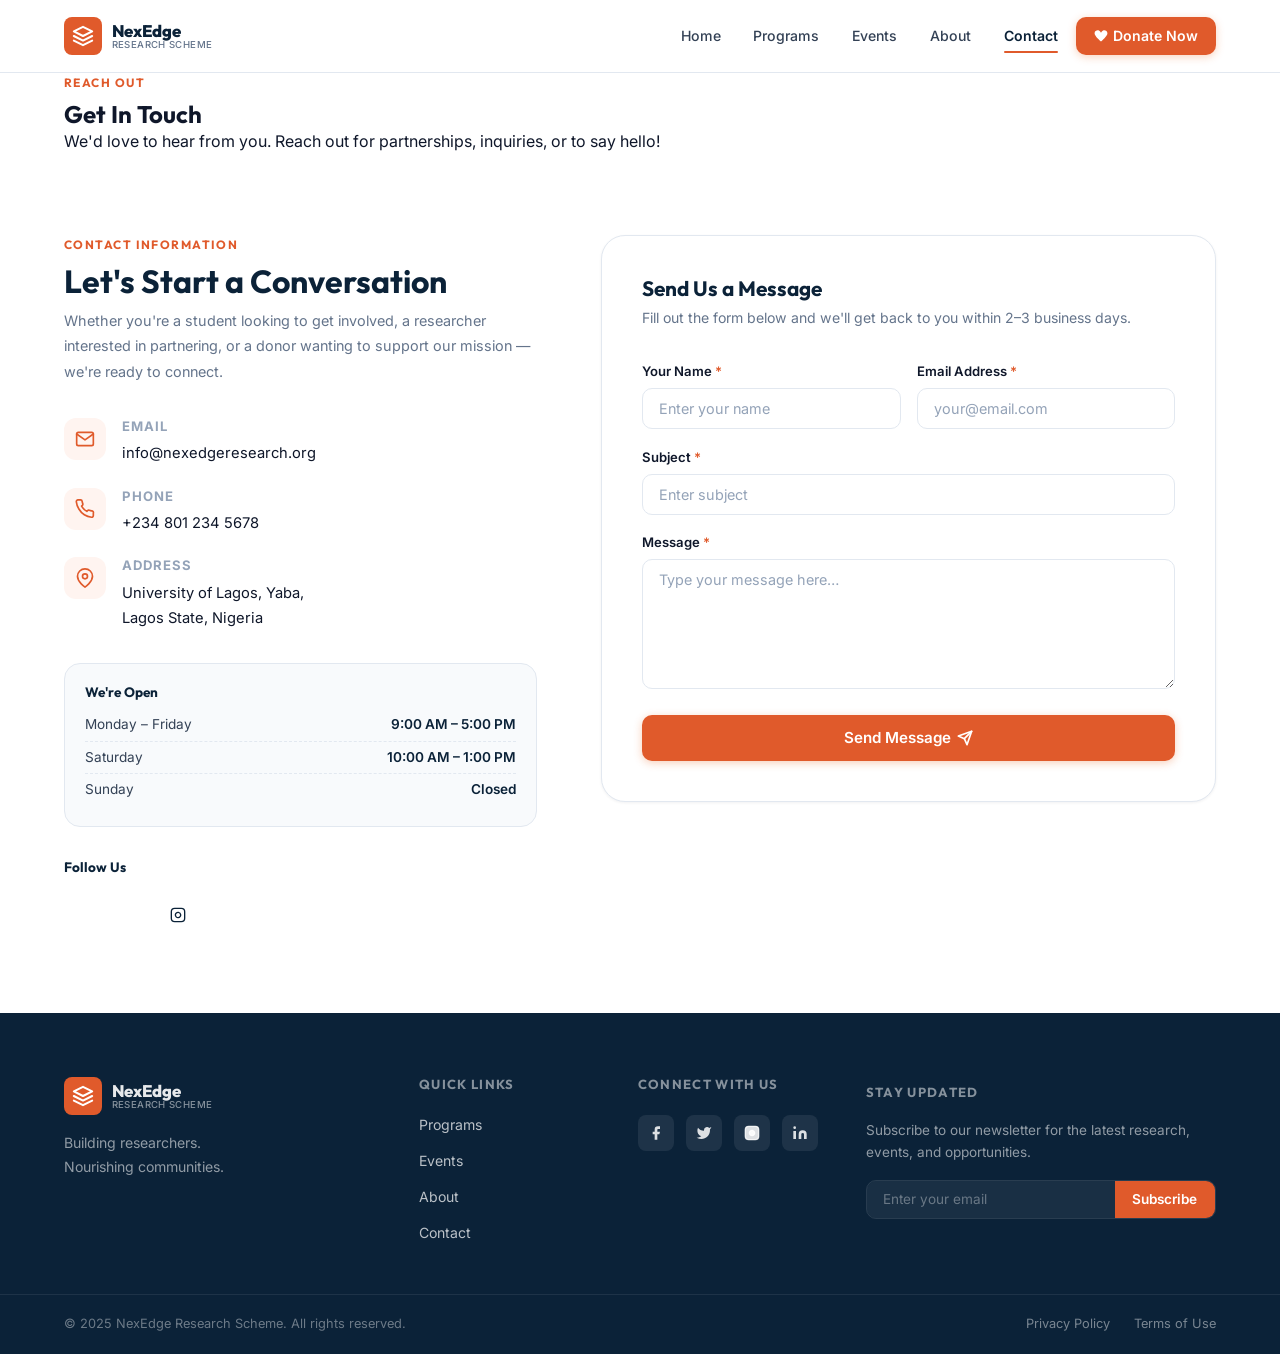
<file: contact.html>
<!DOCTYPE html>
<html lang="en">
<head>
  <meta charset="UTF-8" />
  <meta name="viewport" content="width=device-width, initial-scale=1.0" />
  <title>Contact Us — NexEdge Research Scheme</title>
  <meta name="description" content="Get in touch with NexEdge Research Scheme. Reach out for partnerships, inquiries, donations, or to learn more about our programs and events." />
  <link rel="stylesheet" href="css/style.css" />
  <link rel="stylesheet" href="css/contact.css" />
</head>
<body>

  <!-- ==================== NAVBAR ==================== -->
  <header id="navbar">
    <div class="container">
      <nav class="nav-inner">
        <a href="index.html" class="nav-logo" aria-label="NexEdge Home">
          <div class="nav-logo-icon">
            <svg viewBox="0 0 24 24" fill="none" stroke="#fff" stroke-width="2.2" stroke-linecap="round" stroke-linejoin="round">
              <path d="M12 2L2 7l10 5 10-5-10-5z"/><path d="M2 17l10 5 10-5"/><path d="M2 12l10 5 10-5"/>
            </svg>
          </div>
          <div class="nav-logo-text"><strong>NexEdge</strong><span>Research Scheme</span></div>
        </a>
        <ul class="nav-links" role="list">
          <li><a href="index.html">Home</a></li>
          <li><a href="programs.html">Programs</a></li>
          <li><a href="events.html">Events</a></li>
          <li><a href="about.html">About</a></li>
          <li><a href="contact.html" class="active">Contact</a></li>
          <li>
            <a href="contact.html" class="nav-donate active">
              <svg viewBox="0 0 24 24" fill="currentColor"><path d="M12 21.593c-5.63-5.539-11-10.297-11-14.402 0-3.791 3.068-5.191 5.281-5.191 1.312 0 4.151.501 5.719 4.457 1.59-3.968 4.464-4.447 5.726-4.447 2.54 0 5.274 1.621 5.274 5.181 0 4.069-5.136 8.625-11 14.402z"/></svg>
              Donate Now
            </a>
          </li>
        </ul>
        <button class="nav-hamburger" id="nav-hamburger" aria-label="Toggle menu" aria-expanded="false">
          <span></span><span></span><span></span>
        </button>
      </nav>
    </div>
    <nav class="nav-mobile" id="nav-mobile">
      <a href="index.html">Home</a>
      <a href="programs.html">Programs</a>
      <a href="events.html">Events</a>
      <a href="about.html">About</a>
      <a href="contact.html" class="active">Contact</a>
      <a href="contact.html" class="btn btn-primary btn-sm">Donate Now</a>
    </nav>
  </header>

  <!-- ==================== PAGE HERO ==================== -->
  <section class="page-hero" aria-labelledby="contact-page-heading">
    <div class="container">
      <div class="page-hero-content">
        <p class="section-label">Reach Out</p>
        <h1 id="contact-page-heading">Get In Touch</h1>
        <p>We'd love to hear from you. Reach out for partnerships, inquiries, or to say hello!</p>
      </div>
    </div>
  </section>

  <!-- ==================== CONTACT SECTION ==================== -->
  <section class="contact-section" aria-labelledby="contact-form-heading">
    <div class="container">
      <div class="contact-grid">

        <!-- LEFT: Contact info -->
        <div class="contact-info">
          <p class="section-label">Contact Information</p>
          <h2>Let's Start a Conversation</h2>
          <p class="intro-p">Whether you're a student looking to get involved, a researcher interested in partnering, or a donor wanting to support our mission — we're ready to connect.</p>

          <ul class="contact-detail-list" aria-label="Contact details">
            <li class="contact-detail-item">
              <div class="contact-detail-icon">
                <svg viewBox="0 0 24 24" fill="none" stroke="currentColor" stroke-width="2" stroke-linecap="round" stroke-linejoin="round">
                  <path d="M4 4h16c1.1 0 2 .9 2 2v12c0 1.1-.9 2-2 2H4c-1.1 0-2-.9-2-2V6c0-1.1.9-2 2-2z"/><polyline points="22,6 12,13 2,6"/>
                </svg>
              </div>
              <div class="contact-detail-text">
                <strong>Email</strong>
                <a href="mailto:info@nexedgeresearch.org">info@nexedgeresearch.org</a>
              </div>
            </li>
            <li class="contact-detail-item">
              <div class="contact-detail-icon">
                <svg viewBox="0 0 24 24" fill="none" stroke="currentColor" stroke-width="2" stroke-linecap="round" stroke-linejoin="round">
                  <path d="M22 16.92v3a2 2 0 0 1-2.18 2 19.79 19.79 0 0 1-8.63-3.07A19.5 19.5 0 0 1 4.68 12 19.79 19.79 0 0 1 1.61 3.36 2 2 0 0 1 3.59 1h3a2 2 0 0 1 2 1.72c.127.96.361 1.903.7 2.81a2 2 0 0 1-.45 2.11L7.91 8.56a16 16 0 0 0 6.29 6.29l.87-.87a2 2 0 0 1 2.11-.45c.907.339 1.85.573 2.81.7A2 2 0 0 1 22 16.92z"/>
                </svg>
              </div>
              <div class="contact-detail-text">
                <strong>Phone</strong>
                <a href="tel:+2348012345678">+234 801 234 5678</a>
              </div>
            </li>
            <li class="contact-detail-item">
              <div class="contact-detail-icon">
                <svg viewBox="0 0 24 24" fill="none" stroke="currentColor" stroke-width="2" stroke-linecap="round" stroke-linejoin="round">
                  <path d="M21 10c0 7-9 13-9 13s-9-6-9-13a9 9 0 0 1 18 0z"/><circle cx="12" cy="10" r="3"/>
                </svg>
              </div>
              <div class="contact-detail-text">
                <strong>Address</strong>
                <span>University of Lagos, Yaba,<br>Lagos State, Nigeria</span>
              </div>
            </li>
          </ul>

          <div class="hours-box" id="office-hours">
            <h4>We're Open</h4>
            <div class="hours-row"><span>Monday – Friday</span><span>9:00 AM – 5:00 PM</span></div>
            <div class="hours-row"><span>Saturday</span><span>10:00 AM – 1:00 PM</span></div>
            <div class="hours-row"><span>Sunday</span><span>Closed</span></div>
          </div>

          <div class="contact-follow">
            <h4>Follow Us</h4>
            <div class="footer-social">
              <a href="#" class="social-icon" aria-label="Facebook" style="background:var(--bg-gray);">
                <svg viewBox="0 0 24 24" fill="var(--navy)"><path d="M18 2h-3a5 5 0 0 0-5 5v3H7v4h3v8h4v-8h3l1-4h-4V7a1 1 0 0 1 1-1h3z"/></svg>
              </a>
              <a href="#" class="social-icon" aria-label="Twitter" style="background:var(--bg-gray);">
                <svg viewBox="0 0 24 24" fill="var(--navy)"><path d="M23 3a10.9 10.9 0 0 1-3.14 1.53 4.48 4.48 0 0 0-7.86 3v1A10.66 10.66 0 0 1 3 4s-4 9 5 13a11.64 11.64 0 0 1-7 2c9 5 20 0 20-11.5a4.5 4.5 0 0 0-.08-.83A7.72 7.72 0 0 0 23 3z"/></svg>
              </a>
              <a href="#" class="social-icon" aria-label="Instagram" style="background:var(--bg-gray);">
                <svg viewBox="0 0 24 24" fill="none" stroke="var(--navy)" stroke-width="2"><rect x="2" y="2" width="20" height="20" rx="5"/><path d="M16 11.37A4 4 0 1 1 12.63 8 4 4 0 0 1 16 11.37z"/><line x1="17.5" y1="6.5" x2="17.51" y2="6.5"/></svg>
              </a>
              <a href="#" class="social-icon" aria-label="LinkedIn" style="background:var(--bg-gray);">
                <svg viewBox="0 0 24 24" fill="var(--navy)"><path d="M16 8a6 6 0 0 1 6 6v7h-4v-7a2 2 0 0 0-2-2 2 2 0 0 0-2 2v7h-4v-7a6 6 0 0 1 6-6z"/><rect x="2" y="9" width="4" height="12"/><circle cx="4" cy="4" r="2"/></svg>
              </a>
            </div>
          </div>
        </div>

        <!-- RIGHT: Contact form -->
        <div class="contact-form-wrap">
          <h3 id="contact-form-heading">Send Us a Message</h3>
          <p class="form-subtitle">Fill out the form below and we'll get back to you within 2–3 business days.</p>

          <form id="contact-form" novalidate>
            <div class="form-row">
              <div class="form-group" id="group-name">
                <label for="contact-name">Your Name <span style="color:var(--orange)">*</span></label>
                <input type="text" id="contact-name" name="name" placeholder="Enter your name" required autocomplete="name" />
                <span class="form-error-msg" id="error-name">Please enter your name.</span>
              </div>
              <div class="form-group" id="group-email">
                <label for="contact-email">Email Address <span style="color:var(--orange)">*</span></label>
                <input type="email" id="contact-email" name="email" placeholder="your@email.com" required autocomplete="email" />
                <span class="form-error-msg" id="error-email">Please enter a valid email address.</span>
              </div>
            </div>

            <div class="form-group" id="group-subject">
              <label for="contact-subject">Subject <span style="color:var(--orange)">*</span></label>
              <input type="text" id="contact-subject" name="subject" placeholder="Enter subject" required />
              <span class="form-error-msg" id="error-subject">Please enter a subject.</span>
            </div>

            <div class="form-group" id="group-message">
              <label for="contact-message">Message <span style="color:var(--orange)">*</span></label>
              <textarea id="contact-message" name="message" placeholder="Type your message here…" required></textarea>
              <span class="form-error-msg" id="error-message">Please enter your message.</span>
            </div>

            <button type="submit" class="btn btn-primary form-submit" id="contact-submit-btn">
              Send Message
              <svg width="16" height="16" viewBox="0 0 24 24" fill="none" stroke="currentColor" stroke-width="2.5" stroke-linecap="round" stroke-linejoin="round"><line x1="22" y1="2" x2="11" y2="13"/><polygon points="22 2 15 22 11 13 2 9 22 2"/></svg>
            </button>

            <div class="form-success" id="form-success" role="alert" aria-live="polite">
              <svg viewBox="0 0 24 24" fill="none" stroke="currentColor" stroke-width="2.5" stroke-linecap="round" stroke-linejoin="round"><polyline points="20 6 9 17 4 12"/></svg>
              Thank you! Your message has been sent. We'll be in touch soon.
            </div>
          </form>
        </div>

      </div>
    </div>
  </section>

  <!-- ==================== FOOTER ==================== -->
  <footer id="footer" aria-label="Site footer">
    <div class="container">
      <div class="footer-grid">
        <div class="footer-brand">
          <a href="index.html" class="nav-logo">
            <div class="nav-logo-icon">
              <svg viewBox="0 0 24 24" fill="none" stroke="#fff" stroke-width="2.2" stroke-linecap="round" stroke-linejoin="round">
                <path d="M12 2L2 7l10 5 10-5-10-5z"/><path d="M2 17l10 5 10-5"/><path d="M2 12l10 5 10-5"/>
              </svg>
            </div>
            <div class="nav-logo-text"><strong>NexEdge</strong><span>Research Scheme</span></div>
          </a>
          <p class="footer-tagline">Building researchers.<br>Nourishing communities.</p>
        </div>
        <div class="footer-col">
          <h4>Quick Links</h4>
          <ul>
            <li><a href="programs.html">Programs</a></li>
            <li><a href="events.html">Events</a></li>
            <li><a href="about.html">About</a></li>
            <li><a href="contact.html">Contact</a></li>
          </ul>
        </div>
        <div class="footer-col">
          <h4>Connect With Us</h4>
          <div class="footer-social">
            <a href="#" class="social-icon" aria-label="Facebook"><svg viewBox="0 0 24 24" fill="rgba(255,255,255,0.85)"><path d="M18 2h-3a5 5 0 0 0-5 5v3H7v4h3v8h4v-8h3l1-4h-4V7a1 1 0 0 1 1-1h3z"/></svg></a>
            <a href="#" class="social-icon" aria-label="Twitter"><svg viewBox="0 0 24 24" fill="rgba(255,255,255,0.85)"><path d="M23 3a10.9 10.9 0 0 1-3.14 1.53 4.48 4.48 0 0 0-7.86 3v1A10.66 10.66 0 0 1 3 4s-4 9 5 13a11.64 11.64 0 0 1-7 2c9 5 20 0 20-11.5a4.5 4.5 0 0 0-.08-.83A7.72 7.72 0 0 0 23 3z"/></svg></a>
            <a href="#" class="social-icon" aria-label="Instagram"><svg viewBox="0 0 24 24" fill="none" stroke="rgba(255,255,255,0.85)" stroke-width="2"><rect x="2" y="2" width="20" height="20" rx="5"/><path d="M16 11.37A4 4 0 1 1 12.63 8 4 4 0 0 1 16 11.37z"/><line x1="17.5" y1="6.5" x2="17.51" y2="6.5"/></svg></a>
            <a href="#" class="social-icon" aria-label="LinkedIn"><svg viewBox="0 0 24 24" fill="rgba(255,255,255,0.85)"><path d="M16 8a6 6 0 0 1 6 6v7h-4v-7a2 2 0 0 0-2-2 2 2 0 0 0-2 2v7h-4v-7a6 6 0 0 1 6-6z"/><rect x="2" y="9" width="4" height="12"/><circle cx="4" cy="4" r="2"/></svg></a>
          </div>
        </div>
        <div class="footer-col footer-newsletter">
          <h4>Stay Updated</h4>
          <p>Subscribe to our newsletter for the latest research, events, and opportunities.</p>
          <form class="newsletter-form" id="footer-newsletter-form" novalidate>
            <input type="email" placeholder="Enter your email" aria-label="Email for newsletter" required />
            <button type="submit">Subscribe</button>
          </form>
        </div>
      </div>
    </div>
    <div class="footer-bottom">
      <div class="container">
        <div class="footer-bottom-inner">
          <p>© 2025 NexEdge Research Scheme. All rights reserved.</p>
          <nav class="footer-legal"><a href="#">Privacy Policy</a><a href="#">Terms of Use</a></nav>
        </div>
      </div>
    </div>
  </footer>

  <script src="js/main.js"></script>
  <script>
    // Contact form validation
    (function () {
      const form = document.getElementById('contact-form');
      if (!form) return;

      function validate(id, groupId, errorId, checkFn) {
        const el = document.getElementById(id);
        const group = document.getElementById(groupId);
        const isValid = checkFn(el.value.trim());
        group.classList.toggle('has-error', !isValid);
        el.classList.toggle('error', !isValid);
        return isValid;
      }

      form.addEventListener('submit', function (e) {
        e.preventDefault();
        const validName    = validate('contact-name',    'group-name',    'error-name',    v => v.length > 0);
        const validEmail   = validate('contact-email',   'group-email',   'error-email',   v => /^[^\s@]+@[^\s@]+\.[^\s@]+$/.test(v));
        const validSubject = validate('contact-subject', 'group-subject', 'error-subject', v => v.length > 0);
        const validMsg     = validate('contact-message', 'group-message', 'error-message', v => v.length > 10);

        if (validName && validEmail && validSubject && validMsg) {
          const btn = document.getElementById('contact-submit-btn');
          btn.disabled = true;
          btn.textContent = 'Sending…';
          setTimeout(() => {
            document.getElementById('form-success').classList.add('visible');
            btn.textContent = 'Message Sent ✓';
            btn.style.background = '#15803d';
            form.reset();
          }, 1200);
        }
      });

      // Live clear error on input
      ['contact-name','contact-email','contact-subject','contact-message'].forEach(id => {
        document.getElementById(id)?.addEventListener('input', function () {
          const group = this.closest('.form-group');
          if (group) {
            group.classList.remove('has-error');
            this.classList.remove('error');
          }
        });
      });
    })();
  </script>
</body>
</html>
</file>
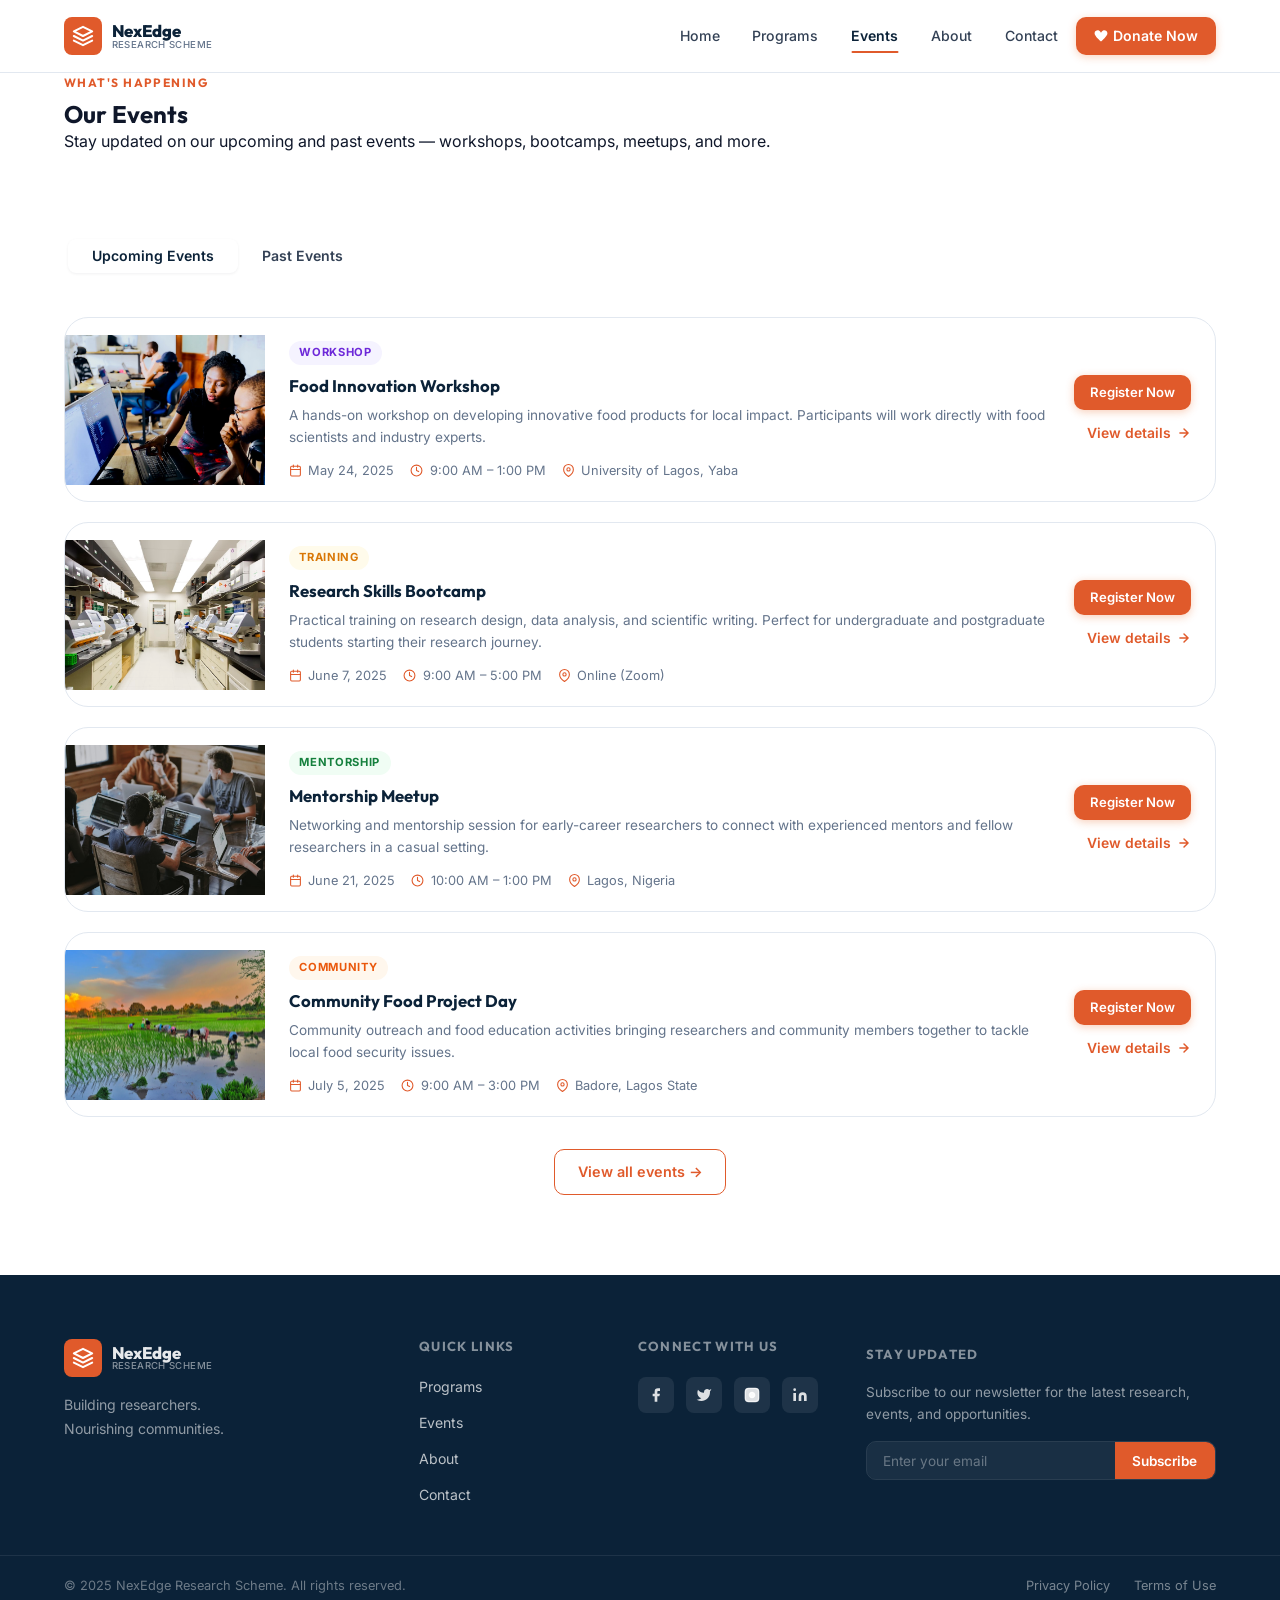
<file: events.html>
<!DOCTYPE html>
<html lang="en">
<head>
  <meta charset="UTF-8" />
  <meta name="viewport" content="width=device-width, initial-scale=1.0" />
  <title>Events — NexEdge Research Scheme</title>
  <meta name="description" content="Stay updated on NexEdge's upcoming workshops, training sessions, mentorship meetups, and community events for food science researchers." />
  <link rel="stylesheet" href="css/style.css" />
  <link rel="stylesheet" href="css/events.css" />
</head>
<body>

  <!-- ==================== NAVBAR ==================== -->
  <header id="navbar">
    <div class="container">
      <nav class="nav-inner">
        <a href="index.html" class="nav-logo" aria-label="NexEdge Home">
          <div class="nav-logo-icon">
            <svg viewBox="0 0 24 24" fill="none" stroke="#fff" stroke-width="2.2" stroke-linecap="round" stroke-linejoin="round">
              <path d="M12 2L2 7l10 5 10-5-10-5z"/><path d="M2 17l10 5 10-5"/><path d="M2 12l10 5 10-5"/>
            </svg>
          </div>
          <div class="nav-logo-text"><strong>NexEdge</strong><span>Research Scheme</span></div>
        </a>
        <ul class="nav-links" role="list">
          <li><a href="index.html">Home</a></li>
          <li><a href="programs.html">Programs</a></li>
          <li><a href="events.html" class="active">Events</a></li>
          <li><a href="about.html">About</a></li>
          <li><a href="contact.html">Contact</a></li>
          <li>
            <a href="contact.html" class="nav-donate">
              <svg viewBox="0 0 24 24" fill="currentColor"><path d="M12 21.593c-5.63-5.539-11-10.297-11-14.402 0-3.791 3.068-5.191 5.281-5.191 1.312 0 4.151.501 5.719 4.457 1.59-3.968 4.464-4.447 5.726-4.447 2.54 0 5.274 1.621 5.274 5.181 0 4.069-5.136 8.625-11 14.402z"/></svg>
              Donate Now
            </a>
          </li>
        </ul>
        <button class="nav-hamburger" id="nav-hamburger" aria-label="Toggle menu" aria-expanded="false">
          <span></span><span></span><span></span>
        </button>
      </nav>
    </div>
    <nav class="nav-mobile" id="nav-mobile">
      <a href="index.html">Home</a>
      <a href="programs.html">Programs</a>
      <a href="events.html" class="active">Events</a>
      <a href="about.html">About</a>
      <a href="contact.html">Contact</a>
      <a href="contact.html" class="btn btn-primary btn-sm">Donate Now</a>
    </nav>
  </header>

  <!-- ==================== PAGE HERO ==================== -->
  <section class="page-hero" aria-labelledby="events-page-heading">
    <div class="container">
      <div class="page-hero-content">
        <p class="section-label">What's Happening</p>
        <h1 id="events-page-heading">Our Events</h1>
        <p>Stay updated on our upcoming and past events — workshops, bootcamps, meetups, and more.</p>
      </div>
    </div>
  </section>

  <!-- ==================== EVENTS TABS ==================== -->
  <section class="events-tabs-section" aria-labelledby="events-tabs-heading">
    <div class="container">

      <div class="events-tab-controls" role="tablist" aria-label="Event filter tabs">
        <button class="tab-btn active" role="tab" aria-selected="true" aria-controls="upcoming-panel" id="tab-upcoming">Upcoming Events</button>
        <button class="tab-btn" role="tab" aria-selected="false" aria-controls="past-panel" id="tab-past">Past Events</button>
      </div>

      <!-- UPCOMING EVENTS -->
      <div class="tab-panel active" role="tabpanel" id="upcoming-panel" aria-labelledby="tab-upcoming">
        <div class="events-list">

          <!-- Event 1 -->
          <article class="event-list-card" id="food-innovation-workshop">
            <div class="event-list-img">
              <div class="img-fill scene-workshop" style="height:100%">
                <div class="figure-overlay">
                  <div class="figure" style="height:60px"></div>
                  <div class="figure" style="height:75px"></div>
                  <div class="figure" style="height:50px"></div>
                </div>
              </div>
            </div>
            <div class="event-list-body">
              <span class="tag tag-workshop">Workshop</span>
              <h3>Food Innovation Workshop</h3>
              <p>A hands-on workshop on developing innovative food products for local impact. Participants will work directly with food scientists and industry experts.</p>
              <ul class="event-list-meta">
                <li class="event-list-meta-item">
                  <svg viewBox="0 0 24 24" fill="none" stroke="currentColor" stroke-width="2" stroke-linecap="round" stroke-linejoin="round"><rect x="3" y="4" width="18" height="18" rx="2"/><line x1="16" y1="2" x2="16" y2="6"/><line x1="8" y1="2" x2="8" y2="6"/><line x1="3" y1="10" x2="21" y2="10"/></svg>
                  May 24, 2025
                </li>
                <li class="event-list-meta-item">
                  <svg viewBox="0 0 24 24" fill="none" stroke="currentColor" stroke-width="2" stroke-linecap="round" stroke-linejoin="round"><circle cx="12" cy="12" r="10"/><polyline points="12 6 12 12 16 14"/></svg>
                  9:00 AM – 1:00 PM
                </li>
                <li class="event-list-meta-item">
                  <svg viewBox="0 0 24 24" fill="none" stroke="currentColor" stroke-width="2" stroke-linecap="round" stroke-linejoin="round"><path d="M21 10c0 7-9 13-9 13s-9-6-9-13a9 9 0 0 1 18 0z"/><circle cx="12" cy="10" r="3"/></svg>
                  University of Lagos, Yaba
                </li>
              </ul>
            </div>
            <div class="event-list-action">
              <a href="contact.html" class="btn btn-primary btn-sm" id="register-workshop-btn">Register Now</a>
              <a href="#food-innovation-workshop" class="link-arrow" id="details-workshop-link">
                View details
                <svg width="14" height="14" viewBox="0 0 24 24" fill="none" stroke="currentColor" stroke-width="2.5" stroke-linecap="round" stroke-linejoin="round"><path d="M5 12h14M12 5l7 7-7 7"/></svg>
              </a>
            </div>
          </article>

          <!-- Event 2 -->
          <article class="event-list-card" id="research-skills-bootcamp">
            <div class="event-list-img">
              <div class="img-fill scene-lab" style="height:100%">
                <div class="figure-overlay">
                  <div class="figure" style="height:65px"></div>
                  <div class="figure" style="height:80px"></div>
                  <div class="figure" style="height:55px"></div>
                </div>
              </div>
            </div>
            <div class="event-list-body">
              <span class="tag tag-training">Training</span>
              <h3>Research Skills Bootcamp</h3>
              <p>Practical training on research design, data analysis, and scientific writing. Perfect for undergraduate and postgraduate students starting their research journey.</p>
              <ul class="event-list-meta">
                <li class="event-list-meta-item">
                  <svg viewBox="0 0 24 24" fill="none" stroke="currentColor" stroke-width="2" stroke-linecap="round" stroke-linejoin="round"><rect x="3" y="4" width="18" height="18" rx="2"/><line x1="16" y1="2" x2="16" y2="6"/><line x1="8" y1="2" x2="8" y2="6"/><line x1="3" y1="10" x2="21" y2="10"/></svg>
                  June 7, 2025
                </li>
                <li class="event-list-meta-item">
                  <svg viewBox="0 0 24 24" fill="none" stroke="currentColor" stroke-width="2" stroke-linecap="round" stroke-linejoin="round"><circle cx="12" cy="12" r="10"/><polyline points="12 6 12 12 16 14"/></svg>
                  9:00 AM – 5:00 PM
                </li>
                <li class="event-list-meta-item">
                  <svg viewBox="0 0 24 24" fill="none" stroke="currentColor" stroke-width="2" stroke-linecap="round" stroke-linejoin="round"><path d="M21 10c0 7-9 13-9 13s-9-6-9-13a9 9 0 0 1 18 0z"/><circle cx="12" cy="10" r="3"/></svg>
                  Online (Zoom)
                </li>
              </ul>
            </div>
            <div class="event-list-action">
              <a href="contact.html" class="btn btn-primary btn-sm" id="register-bootcamp-btn">Register Now</a>
              <a href="#research-skills-bootcamp" class="link-arrow" id="details-bootcamp-link">
                View details
                <svg width="14" height="14" viewBox="0 0 24 24" fill="none" stroke="currentColor" stroke-width="2.5" stroke-linecap="round" stroke-linejoin="round"><path d="M5 12h14M12 5l7 7-7 7"/></svg>
              </a>
            </div>
          </article>

          <!-- Event 3 -->
          <article class="event-list-card" id="mentorship-meetup">
            <div class="event-list-img">
              <div class="img-fill scene-mentor" style="height:100%">
                <div class="figure-overlay">
                  <div class="figure" style="height:65px"></div>
                  <div class="figure" style="height:80px"></div>
                </div>
              </div>
            </div>
            <div class="event-list-body">
              <span class="tag tag-mentorship">Mentorship</span>
              <h3>Mentorship Meetup</h3>
              <p>Networking and mentorship session for early-career researchers to connect with experienced mentors and fellow researchers in a casual setting.</p>
              <ul class="event-list-meta">
                <li class="event-list-meta-item">
                  <svg viewBox="0 0 24 24" fill="none" stroke="currentColor" stroke-width="2" stroke-linecap="round" stroke-linejoin="round"><rect x="3" y="4" width="18" height="18" rx="2"/><line x1="16" y1="2" x2="16" y2="6"/><line x1="8" y1="2" x2="8" y2="6"/><line x1="3" y1="10" x2="21" y2="10"/></svg>
                  June 21, 2025
                </li>
                <li class="event-list-meta-item">
                  <svg viewBox="0 0 24 24" fill="none" stroke="currentColor" stroke-width="2" stroke-linecap="round" stroke-linejoin="round"><circle cx="12" cy="12" r="10"/><polyline points="12 6 12 12 16 14"/></svg>
                  10:00 AM – 1:00 PM
                </li>
                <li class="event-list-meta-item">
                  <svg viewBox="0 0 24 24" fill="none" stroke="currentColor" stroke-width="2" stroke-linecap="round" stroke-linejoin="round"><path d="M21 10c0 7-9 13-9 13s-9-6-9-13a9 9 0 0 1 18 0z"/><circle cx="12" cy="10" r="3"/></svg>
                  Lagos, Nigeria
                </li>
              </ul>
            </div>
            <div class="event-list-action">
              <a href="contact.html" class="btn btn-primary btn-sm" id="register-meetup-btn">Register Now</a>
              <a href="#mentorship-meetup" class="link-arrow" id="details-meetup-link">
                View details
                <svg width="14" height="14" viewBox="0 0 24 24" fill="none" stroke="currentColor" stroke-width="2.5" stroke-linecap="round" stroke-linejoin="round"><path d="M5 12h14M12 5l7 7-7 7"/></svg>
              </a>
            </div>
          </article>

          <!-- Event 4 -->
          <article class="event-list-card" id="community-food-project-day">
            <div class="event-list-img">
              <div class="img-fill scene-community" style="height:100%">
                <div class="figure-overlay">
                  <div class="figure" style="height:60px"></div>
                  <div class="figure" style="height:75px"></div>
                  <div class="figure" style="height:65px"></div>
                </div>
              </div>
            </div>
            <div class="event-list-body">
              <span class="tag tag-community">Community</span>
              <h3>Community Food Project Day</h3>
              <p>Community outreach and food education activities bringing researchers and community members together to tackle local food security issues.</p>
              <ul class="event-list-meta">
                <li class="event-list-meta-item">
                  <svg viewBox="0 0 24 24" fill="none" stroke="currentColor" stroke-width="2" stroke-linecap="round" stroke-linejoin="round"><rect x="3" y="4" width="18" height="18" rx="2"/><line x1="16" y1="2" x2="16" y2="6"/><line x1="8" y1="2" x2="8" y2="6"/><line x1="3" y1="10" x2="21" y2="10"/></svg>
                  July 5, 2025
                </li>
                <li class="event-list-meta-item">
                  <svg viewBox="0 0 24 24" fill="none" stroke="currentColor" stroke-width="2" stroke-linecap="round" stroke-linejoin="round"><circle cx="12" cy="12" r="10"/><polyline points="12 6 12 12 16 14"/></svg>
                  9:00 AM – 3:00 PM
                </li>
                <li class="event-list-meta-item">
                  <svg viewBox="0 0 24 24" fill="none" stroke="currentColor" stroke-width="2" stroke-linecap="round" stroke-linejoin="round"><path d="M21 10c0 7-9 13-9 13s-9-6-9-13a9 9 0 0 1 18 0z"/><circle cx="12" cy="10" r="3"/></svg>
                  Badore, Lagos State
                </li>
              </ul>
            </div>
            <div class="event-list-action">
              <a href="contact.html" class="btn btn-primary btn-sm" id="register-community-btn">Register Now</a>
              <a href="#community-food-project-day" class="link-arrow" id="details-community-link">
                View details
                <svg width="14" height="14" viewBox="0 0 24 24" fill="none" stroke="currentColor" stroke-width="2.5" stroke-linecap="round" stroke-linejoin="round"><path d="M5 12h14M12 5l7 7-7 7"/></svg>
              </a>
            </div>
          </article>
        </div>

        <div class="events-view-all">
          <a href="contact.html" class="btn btn-outline" id="view-all-events-btn">View all events →</a>
        </div>
      </div>

      <!-- PAST EVENTS -->
      <div class="tab-panel" role="tabpanel" id="past-panel" aria-labelledby="tab-past">
        <div class="events-list">

          <article class="event-list-card past" id="past-launch-event">
            <div class="event-list-img">
              <div class="img-fill scene-event" style="height:100%">
                <div class="figure-overlay">
                  <div class="figure" style="height:65px"></div>
                  <div class="figure" style="height:80px"></div>
                  <div class="figure" style="height:60px"></div>
                </div>
              </div>
            </div>
            <div class="event-list-body">
              <span class="tag tag-research">Research</span>
              <h3>NexEdge Launch Event</h3>
              <p>The inaugural launch of the NexEdge Research Scheme, celebrating our mission and introducing our first cohort of grant recipients and mentors.</p>
              <ul class="event-list-meta">
                <li class="event-list-meta-item">
                  <svg viewBox="0 0 24 24" fill="none" stroke="currentColor" stroke-width="2" stroke-linecap="round" stroke-linejoin="round"><rect x="3" y="4" width="18" height="18" rx="2"/><line x1="16" y1="2" x2="16" y2="6"/><line x1="8" y1="2" x2="8" y2="6"/><line x1="3" y1="10" x2="21" y2="10"/></svg>
                  November 15, 2024
                </li>
                <li class="event-list-meta-item">
                  <svg viewBox="0 0 24 24" fill="none" stroke="currentColor" stroke-width="2" stroke-linecap="round" stroke-linejoin="round"><path d="M21 10c0 7-9 13-9 13s-9-6-9-13a9 9 0 0 1 18 0z"/><circle cx="12" cy="10" r="3"/></svg>
                  University of Lagos
                </li>
              </ul>
            </div>
            <div class="event-list-action">
              <a href="#past-launch-event" class="link-arrow" id="details-launch-link">
                View recap
                <svg width="14" height="14" viewBox="0 0 24 24" fill="none" stroke="currentColor" stroke-width="2.5" stroke-linecap="round" stroke-linejoin="round"><path d="M5 12h14M12 5l7 7-7 7"/></svg>
              </a>
            </div>
          </article>

          <article class="event-list-card past" id="past-food-safety-seminar">
            <div class="event-list-img">
              <div class="img-fill scene-team" style="height:100%">
                <div class="figure-overlay">
                  <div class="figure" style="height:60px"></div>
                  <div class="figure" style="height:75px"></div>
                  <div class="figure" style="height:65px"></div>
                </div>
              </div>
            </div>
            <div class="event-list-body">
              <span class="tag tag-training">Training</span>
              <h3>Food Safety & Standards Seminar</h3>
              <p>A comprehensive seminar on Nigerian food safety regulations, international standards, and practical compliance for student researchers and industry practitioners.</p>
              <ul class="event-list-meta">
                <li class="event-list-meta-item">
                  <svg viewBox="0 0 24 24" fill="none" stroke="currentColor" stroke-width="2" stroke-linecap="round" stroke-linejoin="round"><rect x="3" y="4" width="18" height="18" rx="2"/><line x1="16" y1="2" x2="16" y2="6"/><line x1="8" y1="2" x2="8" y2="6"/><line x1="3" y1="10" x2="21" y2="10"/></svg>
                  February 3, 2025
                </li>
                <li class="event-list-meta-item">
                  <svg viewBox="0 0 24 24" fill="none" stroke="currentColor" stroke-width="2" stroke-linecap="round" stroke-linejoin="round"><path d="M21 10c0 7-9 13-9 13s-9-6-9-13a9 9 0 0 1 18 0z"/><circle cx="12" cy="10" r="3"/></svg>
                  Online (Zoom)
                </li>
              </ul>
            </div>
            <div class="event-list-action">
              <a href="#past-food-safety-seminar" class="link-arrow" id="details-seminar-link">
                View recap
                <svg width="14" height="14" viewBox="0 0 24 24" fill="none" stroke="currentColor" stroke-width="2.5" stroke-linecap="round" stroke-linejoin="round"><path d="M5 12h14M12 5l7 7-7 7"/></svg>
              </a>
            </div>
          </article>

        </div>
      </div>
    </div>
  </section>

  <!-- ==================== FOOTER ==================== -->
  <footer id="footer" aria-label="Site footer">
    <div class="container">
      <div class="footer-grid">
        <div class="footer-brand">
          <a href="index.html" class="nav-logo">
            <div class="nav-logo-icon">
              <svg viewBox="0 0 24 24" fill="none" stroke="#fff" stroke-width="2.2" stroke-linecap="round" stroke-linejoin="round">
                <path d="M12 2L2 7l10 5 10-5-10-5z"/><path d="M2 17l10 5 10-5"/><path d="M2 12l10 5 10-5"/>
              </svg>
            </div>
            <div class="nav-logo-text"><strong>NexEdge</strong><span>Research Scheme</span></div>
          </a>
          <p class="footer-tagline">Building researchers.<br>Nourishing communities.</p>
        </div>
        <div class="footer-col">
          <h4>Quick Links</h4>
          <ul>
            <li><a href="programs.html">Programs</a></li>
            <li><a href="events.html">Events</a></li>
            <li><a href="about.html">About</a></li>
            <li><a href="contact.html">Contact</a></li>
          </ul>
        </div>
        <div class="footer-col">
          <h4>Connect With Us</h4>
          <div class="footer-social">
            <a href="#" class="social-icon" aria-label="Facebook"><svg viewBox="0 0 24 24" fill="rgba(255,255,255,0.85)"><path d="M18 2h-3a5 5 0 0 0-5 5v3H7v4h3v8h4v-8h3l1-4h-4V7a1 1 0 0 1 1-1h3z"/></svg></a>
            <a href="#" class="social-icon" aria-label="Twitter"><svg viewBox="0 0 24 24" fill="rgba(255,255,255,0.85)"><path d="M23 3a10.9 10.9 0 0 1-3.14 1.53 4.48 4.48 0 0 0-7.86 3v1A10.66 10.66 0 0 1 3 4s-4 9 5 13a11.64 11.64 0 0 1-7 2c9 5 20 0 20-11.5a4.5 4.5 0 0 0-.08-.83A7.72 7.72 0 0 0 23 3z"/></svg></a>
            <a href="#" class="social-icon" aria-label="Instagram"><svg viewBox="0 0 24 24" fill="none" stroke="rgba(255,255,255,0.85)" stroke-width="2"><rect x="2" y="2" width="20" height="20" rx="5"/><path d="M16 11.37A4 4 0 1 1 12.63 8 4 4 0 0 1 16 11.37z"/><line x1="17.5" y1="6.5" x2="17.51" y2="6.5"/></svg></a>
            <a href="#" class="social-icon" aria-label="LinkedIn"><svg viewBox="0 0 24 24" fill="rgba(255,255,255,0.85)"><path d="M16 8a6 6 0 0 1 6 6v7h-4v-7a2 2 0 0 0-2-2 2 2 0 0 0-2 2v7h-4v-7a6 6 0 0 1 6-6z"/><rect x="2" y="9" width="4" height="12"/><circle cx="4" cy="4" r="2"/></svg></a>
          </div>
        </div>
        <div class="footer-col footer-newsletter">
          <h4>Stay Updated</h4>
          <p>Subscribe to our newsletter for the latest research, events, and opportunities.</p>
          <form class="newsletter-form" id="footer-newsletter-form" novalidate>
            <input type="email" placeholder="Enter your email" aria-label="Email for newsletter" required />
            <button type="submit">Subscribe</button>
          </form>
        </div>
      </div>
    </div>
    <div class="footer-bottom">
      <div class="container">
        <div class="footer-bottom-inner">
          <p>© 2025 NexEdge Research Scheme. All rights reserved.</p>
          <nav class="footer-legal"><a href="#">Privacy Policy</a><a href="#">Terms of Use</a></nav>
        </div>
      </div>
    </div>
  </footer>

  <script src="js/main.js"></script>
  <script src="js/events.js"></script>
</body>
</html>
</file>
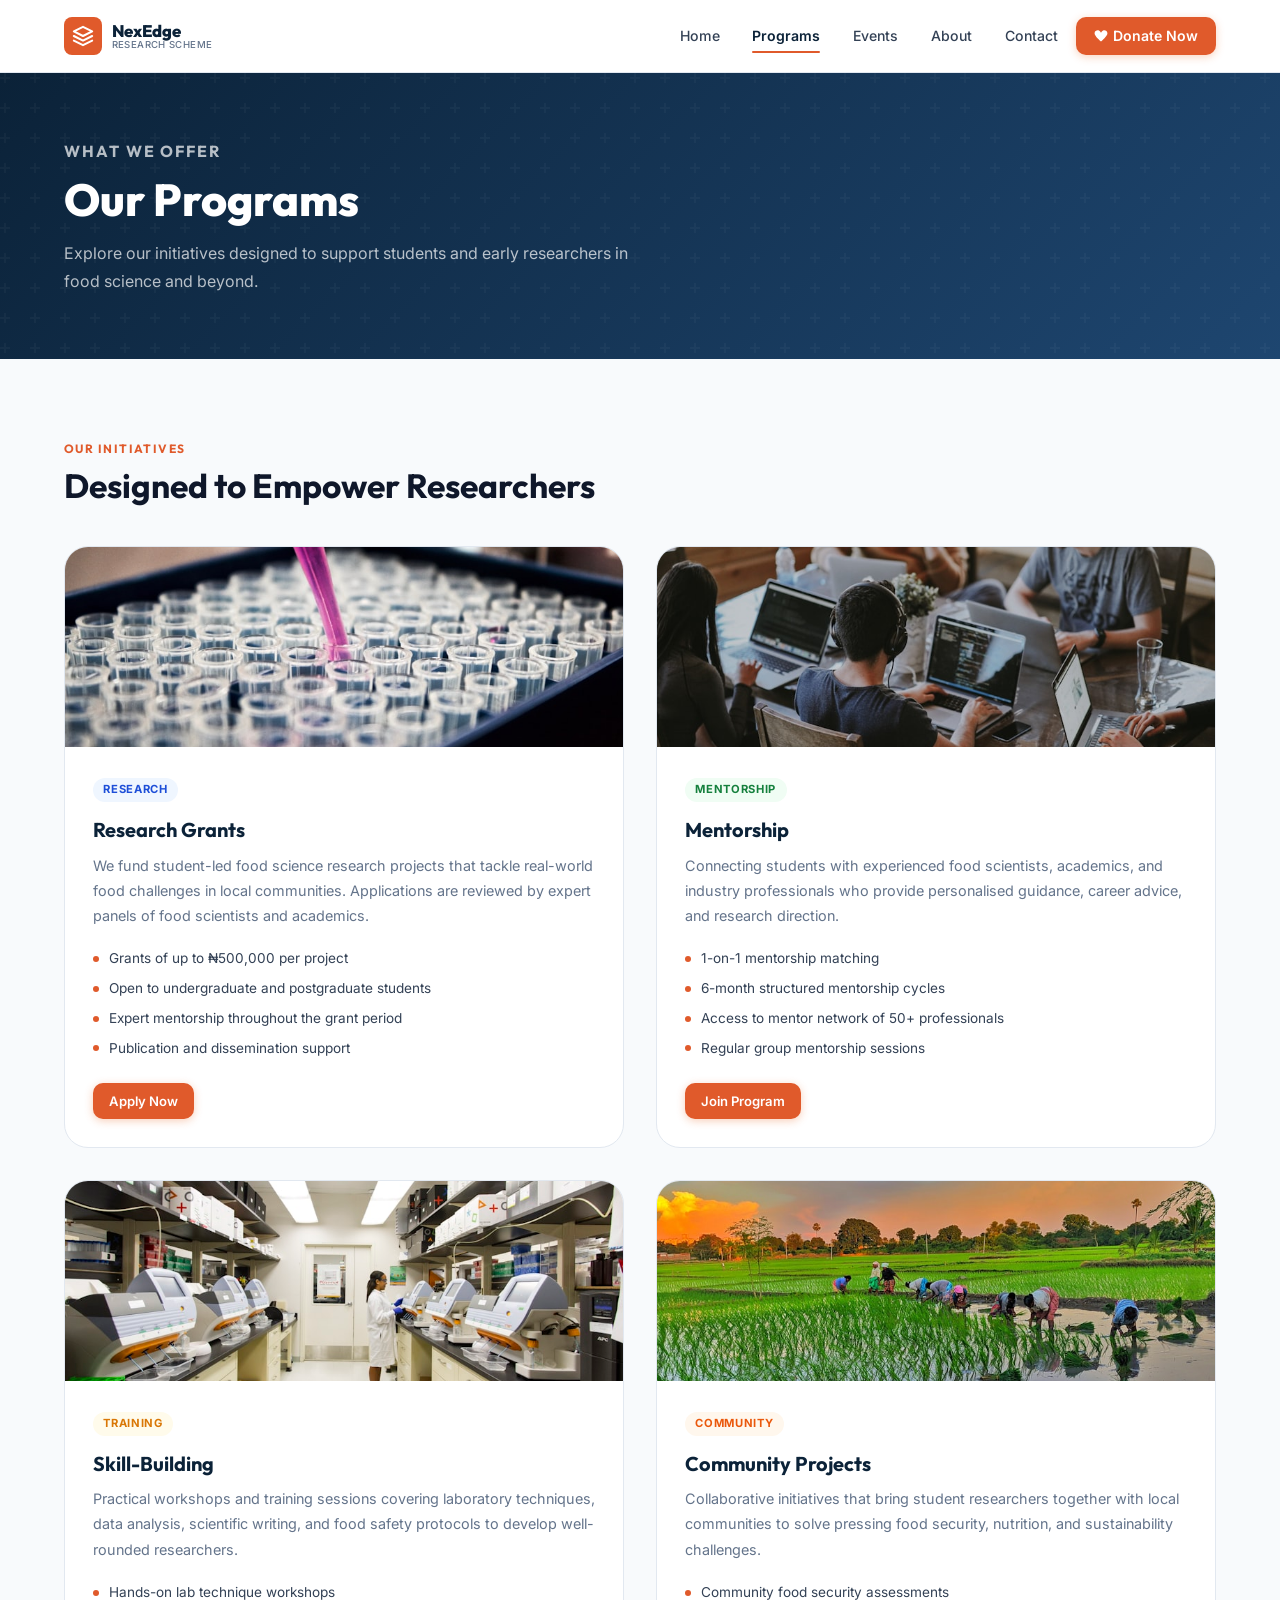
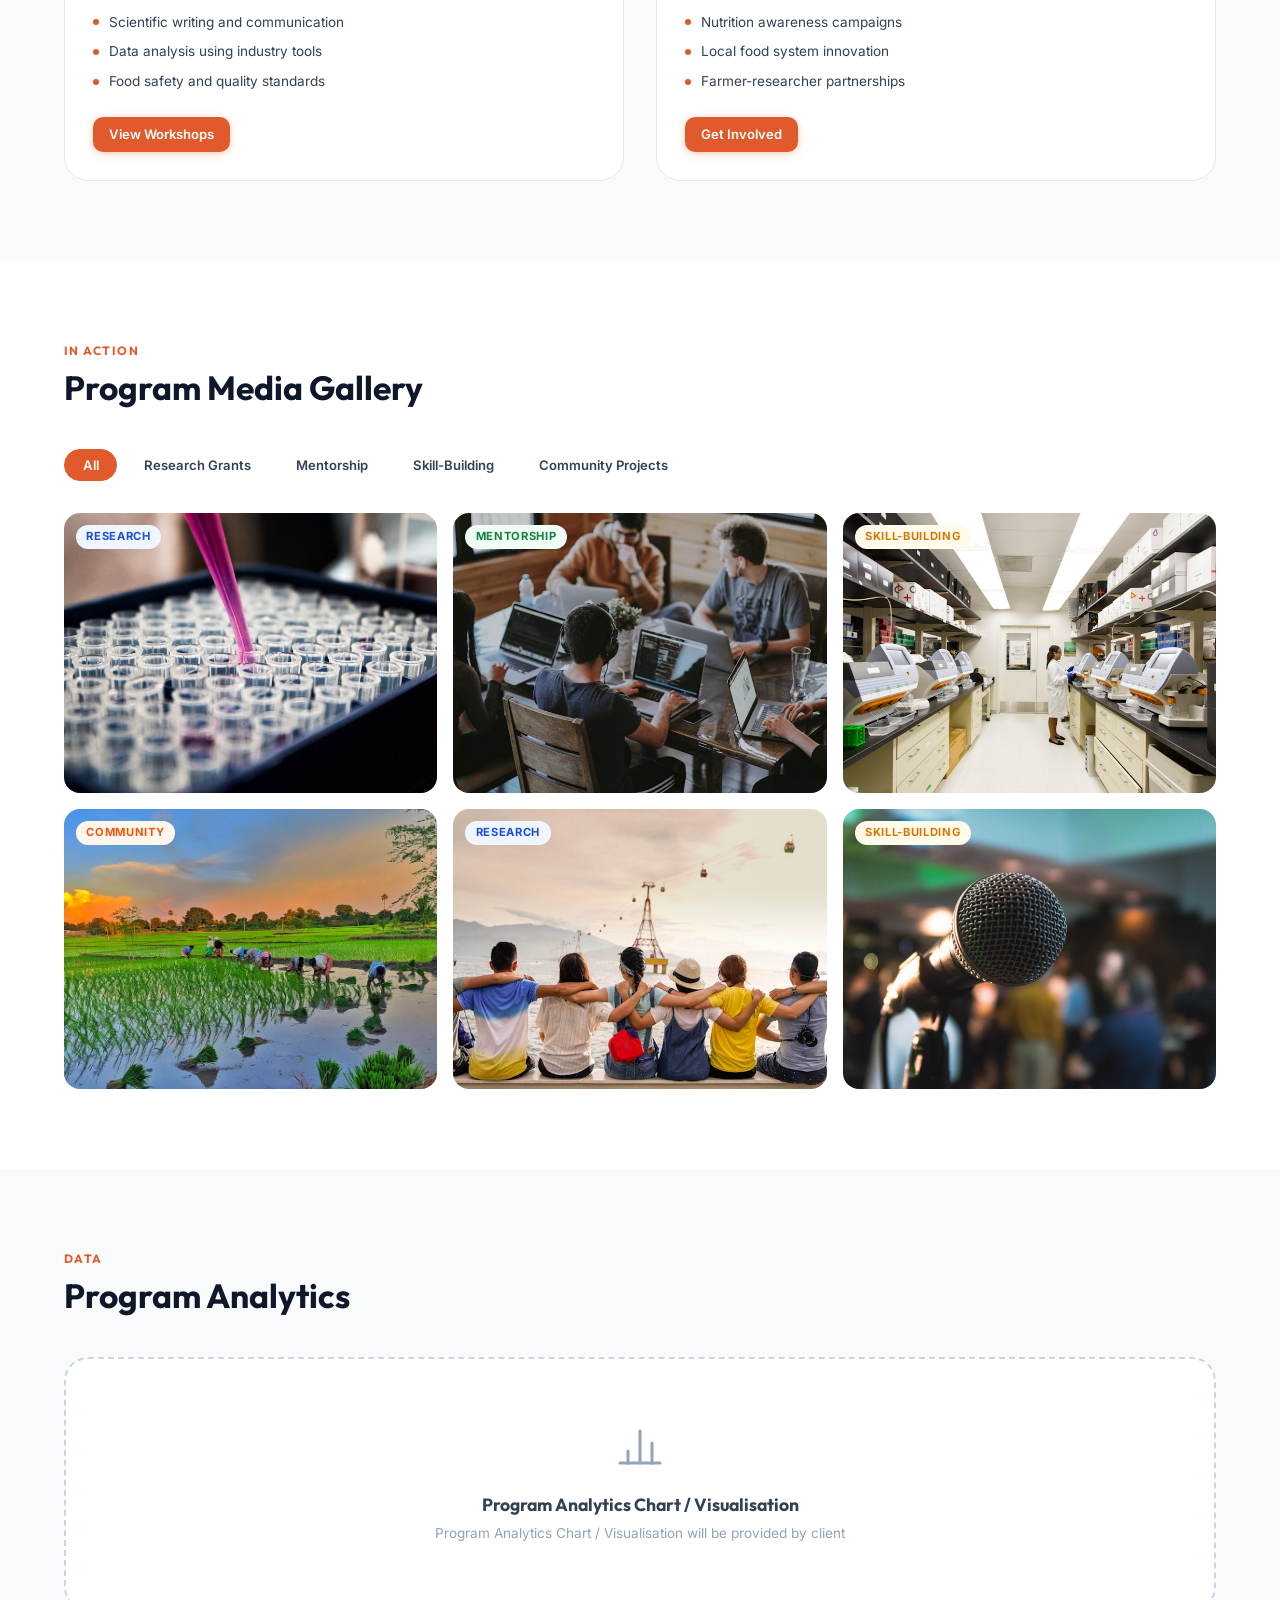
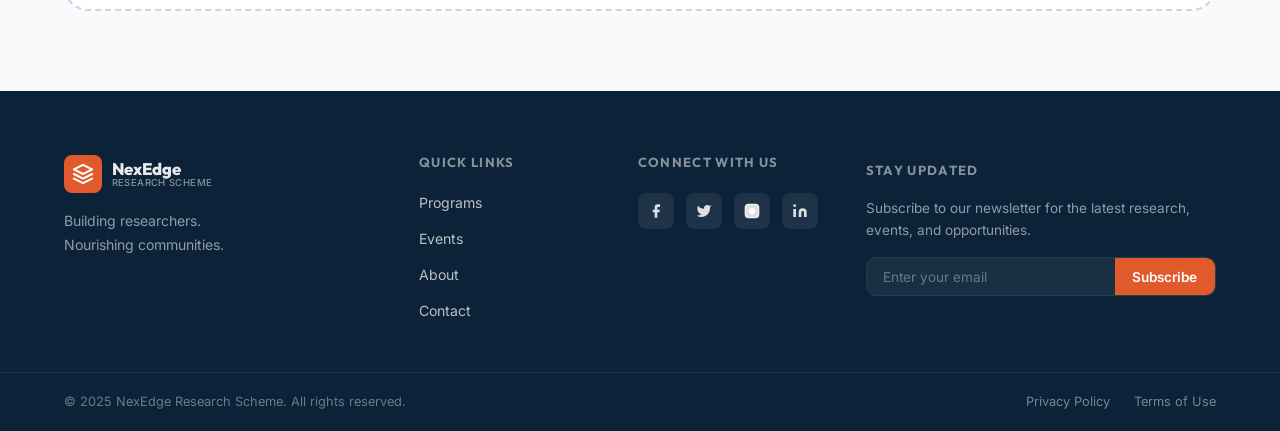
<file: programs.html>
<!DOCTYPE html>
<html lang="en">
<head>
  <meta charset="UTF-8" />
  <meta name="viewport" content="width=device-width, initial-scale=1.0" />
  <title>Our Programs — NexEdge Research Scheme</title>
  <meta name="description" content="Explore NexEdge's programs: Research Grants, Mentorship, Skill-Building workshops, and Community Projects designed for student and early-career food scientists." />
  <link rel="stylesheet" href="css/style.css" />
  <link rel="stylesheet" href="css/programs.css" />
</head>
<body>

  <!-- ==================== NAVBAR ==================== -->
  <header id="navbar">
    <div class="container">
      <nav class="nav-inner">
        <a href="index.html" class="nav-logo" aria-label="NexEdge Home">
          <div class="nav-logo-icon">
            <svg viewBox="0 0 24 24" fill="none" stroke="#fff" stroke-width="2.2" stroke-linecap="round" stroke-linejoin="round">
              <path d="M12 2L2 7l10 5 10-5-10-5z"/><path d="M2 17l10 5 10-5"/><path d="M2 12l10 5 10-5"/>
            </svg>
          </div>
          <div class="nav-logo-text">
            <strong>NexEdge</strong>
            <span>Research Scheme</span>
          </div>
        </a>
        <ul class="nav-links" role="list">
          <li><a href="index.html">Home</a></li>
          <li><a href="programs.html" class="active">Programs</a></li>
          <li><a href="events.html">Events</a></li>
          <li><a href="about.html">About</a></li>
          <li><a href="contact.html">Contact</a></li>
          <li>
            <a href="contact.html" class="nav-donate">
              <svg viewBox="0 0 24 24" fill="currentColor"><path d="M12 21.593c-5.63-5.539-11-10.297-11-14.402 0-3.791 3.068-5.191 5.281-5.191 1.312 0 4.151.501 5.719 4.457 1.59-3.968 4.464-4.447 5.726-4.447 2.54 0 5.274 1.621 5.274 5.181 0 4.069-5.136 8.625-11 14.402z"/></svg>
              Donate Now
            </a>
          </li>
        </ul>
        <button class="nav-hamburger" id="nav-hamburger" aria-label="Toggle menu" aria-expanded="false">
          <span></span><span></span><span></span>
        </button>
      </nav>
    </div>
    <nav class="nav-mobile" id="nav-mobile" aria-label="Mobile navigation">
      <a href="index.html">Home</a>
      <a href="programs.html" class="active">Programs</a>
      <a href="events.html">Events</a>
      <a href="about.html">About</a>
      <a href="contact.html">Contact</a>
      <a href="contact.html" class="btn btn-primary btn-sm">Donate Now</a>
    </nav>
  </header>

  <!-- ==================== PAGE HERO ==================== -->
  <section class="page-hero" aria-labelledby="programs-page-heading">
    <div class="container">
      <div class="page-hero-content">
        <p class="section-label">What We Offer</p>
        <h1 id="programs-page-heading">Our Programs</h1>
        <p>Explore our initiatives designed to support students and early researchers in food science and beyond.</p>
      </div>
    </div>
  </section>

  <!-- ==================== PROGRAMS DETAIL ==================== -->
  <section class="programs-detail" aria-labelledby="programs-detail-heading">
    <div class="container">
      <div class="section-header">
        <div>
          <p class="section-label">Our Initiatives</p>
          <h2 id="programs-detail-heading">Designed to Empower Researchers</h2>
        </div>
      </div>

      <div class="programs-detail-grid">

        <!-- Research Grants -->
        <article class="program-detail-card" id="research-grants">
          <div class="program-detail-img">
            <div class="img-fill scene-research" style="height:100%">
              <div class="figure-overlay">
                <div class="figure" style="height:70px"></div>
                <div class="figure" style="height:85px"></div>
                <div class="figure" style="height:65px"></div>
              </div>
            </div>
          </div>
          <div class="program-detail-body">
            <span class="tag tag-research">Research</span>
            <h2>Research Grants</h2>
            <p>We fund student-led food science research projects that tackle real-world food challenges in local communities. Applications are reviewed by expert panels of food scientists and academics.</p>
            <div class="program-features">
              <div class="program-feature"><div class="program-feature-dot"></div>Grants of up to ₦500,000 per project</div>
              <div class="program-feature"><div class="program-feature-dot"></div>Open to undergraduate and postgraduate students</div>
              <div class="program-feature"><div class="program-feature-dot"></div>Expert mentorship throughout the grant period</div>
              <div class="program-feature"><div class="program-feature-dot"></div>Publication and dissemination support</div>
            </div>
            <a href="contact.html" class="btn btn-primary btn-sm" id="apply-research-btn">Apply Now</a>
          </div>
        </article>

        <!-- Mentorship -->
        <article class="program-detail-card" id="mentorship">
          <div class="program-detail-img">
            <div class="img-fill scene-mentor" style="height:100%">
              <div class="figure-overlay">
                <div class="figure" style="height:75px"></div>
                <div class="figure" style="height:95px"></div>
              </div>
            </div>
          </div>
          <div class="program-detail-body">
            <span class="tag tag-mentorship">Mentorship</span>
            <h2>Mentorship</h2>
            <p>Connecting students with experienced food scientists, academics, and industry professionals who provide personalised guidance, career advice, and research direction.</p>
            <div class="program-features">
              <div class="program-feature"><div class="program-feature-dot"></div>1-on-1 mentorship matching</div>
              <div class="program-feature"><div class="program-feature-dot"></div>6-month structured mentorship cycles</div>
              <div class="program-feature"><div class="program-feature-dot"></div>Access to mentor network of 50+ professionals</div>
              <div class="program-feature"><div class="program-feature-dot"></div>Regular group mentorship sessions</div>
            </div>
            <a href="contact.html" class="btn btn-primary btn-sm" id="apply-mentorship-btn">Join Program</a>
          </div>
        </article>

        <!-- Skill-Building -->
        <article class="program-detail-card" id="skill-building">
          <div class="program-detail-img">
            <div class="img-fill scene-lab" style="height:100%">
              <div class="figure-overlay">
                <div class="figure" style="height:65px"></div>
                <div class="figure" style="height:80px"></div>
                <div class="figure" style="height:60px"></div>
              </div>
            </div>
          </div>
          <div class="program-detail-body">
            <span class="tag tag-training">Training</span>
            <h2>Skill-Building</h2>
            <p>Practical workshops and training sessions covering laboratory techniques, data analysis, scientific writing, and food safety protocols to develop well-rounded researchers.</p>
            <div class="program-features">
              <div class="program-feature"><div class="program-feature-dot"></div>Hands-on lab technique workshops</div>
              <div class="program-feature"><div class="program-feature-dot"></div>Scientific writing and communication</div>
              <div class="program-feature"><div class="program-feature-dot"></div>Data analysis using industry tools</div>
              <div class="program-feature"><div class="program-feature-dot"></div>Food safety and quality standards</div>
            </div>
            <a href="events.html" class="btn btn-primary btn-sm" id="view-workshops-btn">View Workshops</a>
          </div>
        </article>

        <!-- Community Projects -->
        <article class="program-detail-card" id="community-projects">
          <div class="program-detail-img">
            <div class="img-fill scene-community" style="height:100%">
              <div class="figure-overlay">
                <div class="figure" style="height:65px"></div>
                <div class="figure" style="height:80px"></div>
                <div class="figure" style="height:70px"></div>
                <div class="figure" style="height:85px"></div>
              </div>
            </div>
          </div>
          <div class="program-detail-body">
            <span class="tag tag-community">Community</span>
            <h2>Community Projects</h2>
            <p>Collaborative initiatives that bring student researchers together with local communities to solve pressing food security, nutrition, and sustainability challenges.</p>
            <div class="program-features">
              <div class="program-feature"><div class="program-feature-dot"></div>Community food security assessments</div>
              <div class="program-feature"><div class="program-feature-dot"></div>Nutrition awareness campaigns</div>
              <div class="program-feature"><div class="program-feature-dot"></div>Local food system innovation</div>
              <div class="program-feature"><div class="program-feature-dot"></div>Farmer-researcher partnerships</div>
            </div>
            <a href="contact.html" class="btn btn-primary btn-sm" id="join-community-btn">Get Involved</a>
          </div>
        </article>
      </div>
    </div>
  </section>

  <!-- ==================== PROGRAM MEDIA GALLERY ==================== -->
  <section class="gallery-section" aria-labelledby="gallery-heading">
    <div class="container">
      <div class="section-header">
        <div>
          <p class="section-label">In Action</p>
          <h2 id="gallery-heading">Program Media Gallery</h2>
        </div>
      </div>

      <div class="gallery-filters" role="group" aria-label="Filter gallery by program type">
        <button class="filter-btn active" data-filter="all" id="filter-all">All</button>
        <button class="filter-btn" data-filter="research" id="filter-research">Research Grants</button>
        <button class="filter-btn" data-filter="mentorship" id="filter-mentorship">Mentorship</button>
        <button class="filter-btn" data-filter="skill-building" id="filter-skill">Skill-Building</button>
        <button class="filter-btn" data-filter="community" id="filter-community">Community Projects</button>
      </div>

      <div class="gallery-grid" id="gallery-grid">

        <div class="gallery-item" data-category="research" id="gallery-1">
          <div class="img-fill scene-research" style="height:100%"></div>
          <div class="gallery-overlay">
            <div class="play-btn"><svg viewBox="0 0 24 24"><polygon points="5 3 19 12 5 21 5 3"/></svg></div>
          </div>
          <span class="gallery-item-tag tag tag-research">Research</span>
        </div>

        <div class="gallery-item" data-category="mentorship" id="gallery-2">
          <div class="img-fill scene-mentor" style="height:100%"></div>
          <div class="gallery-overlay">
            <div class="play-btn"><svg viewBox="0 0 24 24"><polygon points="5 3 19 12 5 21 5 3"/></svg></div>
          </div>
          <span class="gallery-item-tag tag tag-mentorship">Mentorship</span>
        </div>

        <div class="gallery-item" data-category="skill-building" id="gallery-3">
          <div class="img-fill scene-lab" style="height:100%"></div>
          <div class="gallery-overlay">
            <div class="play-btn"><svg viewBox="0 0 24 24"><polygon points="5 3 19 12 5 21 5 3"/></svg></div>
          </div>
          <span class="gallery-item-tag tag tag-training">Skill-Building</span>
        </div>

        <div class="gallery-item" data-category="community" id="gallery-4">
          <div class="img-fill scene-community" style="height:100%"></div>
          <div class="gallery-overlay">
            <div class="play-btn"><svg viewBox="0 0 24 24"><polygon points="5 3 19 12 5 21 5 3"/></svg></div>
          </div>
          <span class="gallery-item-tag tag tag-community">Community</span>
        </div>

        <div class="gallery-item" data-category="research" id="gallery-5">
          <div class="img-fill scene-team" style="height:100%"></div>
          <div class="gallery-overlay">
            <div class="play-btn"><svg viewBox="0 0 24 24"><polygon points="5 3 19 12 5 21 5 3"/></svg></div>
          </div>
          <span class="gallery-item-tag tag tag-research">Research</span>
        </div>

        <div class="gallery-item" data-category="skill-building" id="gallery-6">
          <div class="img-fill scene-event" style="height:100%"></div>
          <div class="gallery-overlay">
            <div class="play-btn"><svg viewBox="0 0 24 24"><polygon points="5 3 19 12 5 21 5 3"/></svg></div>
          </div>
          <span class="gallery-item-tag tag tag-training">Skill-Building</span>
        </div>
      </div>
    </div>
  </section>

  <!-- ==================== ANALYTICS PLACEHOLDER ==================== -->
  <section class="analytics-section" aria-labelledby="analytics-heading">
    <div class="container">
      <div class="section-header">
        <div>
          <p class="section-label">Data</p>
          <h2 id="analytics-heading">Program Analytics</h2>
        </div>
      </div>
      <div class="analytics-placeholder">
        <svg viewBox="0 0 24 24" fill="none" stroke="currentColor" stroke-width="1.5" stroke-linecap="round" stroke-linejoin="round">
          <line x1="18" y1="20" x2="18" y2="10"/><line x1="12" y1="20" x2="12" y2="4"/>
          <line x1="6" y1="20" x2="6" y2="14"/><line x1="2" y1="20" x2="22" y2="20"/>
        </svg>
        <h3>Program Analytics Chart / Visualisation</h3>
        <p>Program Analytics Chart / Visualisation will be provided by client</p>
      </div>
    </div>
  </section>

  <!-- ==================== FOOTER ==================== -->
  <footer id="footer" aria-label="Site footer">
    <div class="container">
      <div class="footer-grid">
        <div class="footer-brand">
          <a href="index.html" class="nav-logo">
            <div class="nav-logo-icon">
              <svg viewBox="0 0 24 24" fill="none" stroke="#fff" stroke-width="2.2" stroke-linecap="round" stroke-linejoin="round">
                <path d="M12 2L2 7l10 5 10-5-10-5z"/><path d="M2 17l10 5 10-5"/><path d="M2 12l10 5 10-5"/>
              </svg>
            </div>
            <div class="nav-logo-text"><strong>NexEdge</strong><span>Research Scheme</span></div>
          </a>
          <p class="footer-tagline">Building researchers.<br>Nourishing communities.</p>
        </div>
        <div class="footer-col">
          <h4>Quick Links</h4>
          <ul>
            <li><a href="programs.html">Programs</a></li>
            <li><a href="events.html">Events</a></li>
            <li><a href="about.html">About</a></li>
            <li><a href="contact.html">Contact</a></li>
          </ul>
        </div>
        <div class="footer-col">
          <h4>Connect With Us</h4>
          <div class="footer-social">
            <a href="#" class="social-icon" aria-label="Facebook"><svg viewBox="0 0 24 24" fill="rgba(255,255,255,0.85)"><path d="M18 2h-3a5 5 0 0 0-5 5v3H7v4h3v8h4v-8h3l1-4h-4V7a1 1 0 0 1 1-1h3z"/></svg></a>
            <a href="#" class="social-icon" aria-label="Twitter"><svg viewBox="0 0 24 24" fill="rgba(255,255,255,0.85)"><path d="M23 3a10.9 10.9 0 0 1-3.14 1.53 4.48 4.48 0 0 0-7.86 3v1A10.66 10.66 0 0 1 3 4s-4 9 5 13a11.64 11.64 0 0 1-7 2c9 5 20 0 20-11.5a4.5 4.5 0 0 0-.08-.83A7.72 7.72 0 0 0 23 3z"/></svg></a>
            <a href="#" class="social-icon" aria-label="Instagram"><svg viewBox="0 0 24 24" fill="none" stroke="rgba(255,255,255,0.85)" stroke-width="2"><rect x="2" y="2" width="20" height="20" rx="5" ry="5"/><path d="M16 11.37A4 4 0 1 1 12.63 8 4 4 0 0 1 16 11.37z"/><line x1="17.5" y1="6.5" x2="17.51" y2="6.5"/></svg></a>
            <a href="#" class="social-icon" aria-label="LinkedIn"><svg viewBox="0 0 24 24" fill="rgba(255,255,255,0.85)"><path d="M16 8a6 6 0 0 1 6 6v7h-4v-7a2 2 0 0 0-2-2 2 2 0 0 0-2 2v7h-4v-7a6 6 0 0 1 6-6z"/><rect x="2" y="9" width="4" height="12"/><circle cx="4" cy="4" r="2"/></svg></a>
          </div>
        </div>
        <div class="footer-col footer-newsletter">
          <h4>Stay Updated</h4>
          <p>Subscribe to our newsletter for the latest research, events, and opportunities.</p>
          <form class="newsletter-form" id="footer-newsletter-form" novalidate>
            <input type="email" placeholder="Enter your email" aria-label="Email for newsletter" required />
            <button type="submit">Subscribe</button>
          </form>
        </div>
      </div>
    </div>
    <div class="footer-bottom">
      <div class="container">
        <div class="footer-bottom-inner">
          <p>© 2025 NexEdge Research Scheme. All rights reserved.</p>
          <nav class="footer-legal"><a href="#">Privacy Policy</a><a href="#">Terms of Use</a></nav>
        </div>
      </div>
    </div>
  </footer>

  <script src="js/main.js"></script>
  <script src="js/programs.js"></script>
</body>
</html>
</file>
<file: css/style.css>
/* ============================================================
   NexEdge Research Scheme — Global Styles
   style.css: Variables, Reset, Typography, Navbar, Footer
   ============================================================ */

@import url('https://fonts.googleapis.com/css2?family=Outfit:wght@300;400;500;600;700;800&family=Inter:wght@300;400;500;600;700&display=swap');

/* ===== CSS VARIABLES ===== */
:root {
  /* Colors */
  --navy:        #0B2238;
  --navy-light:  #143454;
  --navy-mid:    #1E4670;
  --orange:      #E05A2B;
  --orange-dark: #C4481C;
  --orange-light:#F27043;
  --orange-bg:   #FFF4F0;
  
  /* Complementary Natural Accents */
  --green:       #2A6F4E;
  --green-bg:    #EBF5F0;
  --gold:        #D97706;
  --gold-bg:     #FEF3C7;

  /* Text Contrast System */
  --text-dark:   #0F172A; /* Deep slate for high contrast titles */
  --text-mid:    #334155; /* Mid slate for body text */
  --text-light:  #64748B; /* Soft slate for descriptions */
  --text-muted:  #94A3B8; /* Muted captions */

  /* Background System */
  --bg-white:    #FFFFFF;
  --bg-light:    #F8FAFC;
  --bg-porcelain:#F1F5F9;
  --border:      #E2E8F0;
  --border-dark: #CBD5E1;

  /* Category Tags */
  --tag-research:   #EFF6FF;
  --tag-research-c: #1D4ED8;
  --tag-mentorship: #F0FDF4;
  --tag-mentorship-c:#15803D;
  --tag-training:   #FFFBEB;
  --tag-training-c: #D97706;
  --tag-community:  #FFF7ED;
  --tag-community-c:#EA580C;
  --tag-workshop:   #F5F3FF;
  --tag-workshop-c: #6D28D9;

  /* Typography */
  --font-heading: 'Outfit', sans-serif;
  --font-body:    'Inter', sans-serif;

  /* Spacing */
  --section-pad: 5rem 0;
  --container-max: 1200px;
  --container-pad: 0 1.5rem;

  /* Radius */
  --radius-sm:  6px;
  --radius-md:  10px;
  --radius-lg:  16px;
  --radius-xl:  24px;

  /* Shadows */
  --shadow-sm:  0 1px 3px rgba(15,23,42,0.06);
  --shadow-md:  0 4px 20px rgba(15,23,42,0.08);
  --shadow-lg:  0 10px 32px rgba(15,23,42,0.12);
  --shadow-nav: 0 4px 20px rgba(11,34,56,0.08);

  /* Transitions */
  --trans-fast: 0.18s ease;
  --trans-mid:  0.28s ease;
  --trans-slow: 0.4s ease;

  /* Nav */
  --nav-height: 72px;
}

/* ===== RESET & BASE ===== */
*, *::before, *::after { box-sizing: border-box; margin: 0; padding: 0; }

html { scroll-behavior: smooth; font-size: 16px; -webkit-text-size-adjust: 100%; }

body {
  font-family: var(--font-body);
  font-size: 1rem;
  line-height: 1.6;
  color: var(--text-dark);
  background: var(--bg-white);
  -webkit-font-smoothing: antialiased;
}

img { display: block; max-width: 100%; height: auto; }
a { color: inherit; text-decoration: none; }
ul, ol { list-style: none; }
button { cursor: pointer; border: none; background: none; font-family: inherit; }
input, textarea, select { font-family: inherit; font-size: inherit; }

/* ===== TYPOGRAPHY ===== */
h1, h2, h3, h4, h5, h6 {
  font-family: var(--font-heading);
  line-height: 1.2;
  color: var(--text-dark);
}

.section-label {
  font-family: var(--font-heading);
  font-size: 0.75rem;
  font-weight: 700;
  letter-spacing: 0.12em;
  text-transform: uppercase;
  color: var(--orange);
  margin-bottom: 0.5rem;
}

/* ===== CONTAINER ===== */
.container {
  max-width: var(--container-max);
  margin: 0 auto;
  padding: var(--container-pad);
}

/* ===== BUTTONS ===== */
.btn {
  display: inline-flex;
  align-items: center;
  gap: 0.4rem;
  padding: 0.65rem 1.4rem;
  border-radius: var(--radius-md);
  font-family: var(--font-body);
  font-size: 0.9rem;
  font-weight: 600;
  transition: background var(--trans-fast), transform var(--trans-fast), box-shadow var(--trans-fast);
  white-space: nowrap;
}

.btn-primary {
  background: var(--orange);
  color: #fff;
  box-shadow: 0 2px 8px rgba(232,97,26,0.30);
}
.btn-primary:hover {
  background: var(--orange-dark);
  transform: translateY(-2px);
  box-shadow: 0 6px 18px rgba(232,97,26,0.40);
}

.btn-outline {
  background: transparent;
  color: var(--orange);
  border: 1.5px solid var(--orange);
}
.btn-outline:hover {
  background: var(--orange);
  color: #fff;
  transform: translateY(-2px);
}

.btn-navy {
  background: var(--navy);
  color: #fff;
}
.btn-navy:hover {
  background: var(--navy-light);
  transform: translateY(-2px);
  box-shadow: var(--shadow-md);
}

.btn-sm {
  padding: 0.45rem 1rem;
  font-size: 0.82rem;
}

.btn-lg {
  padding: 0.85rem 2rem;
  font-size: 1rem;
}

/* ===== TAGS / BADGES ===== */
.tag {
  display: inline-block;
  padding: 0.2rem 0.65rem;
  border-radius: 999px;
  font-size: 0.7rem;
  font-weight: 700;
  letter-spacing: 0.06em;
  text-transform: uppercase;
}
.tag-research   { background: var(--tag-research);   color: var(--tag-research-c); }
.tag-mentorship { background: var(--tag-mentorship);  color: var(--tag-mentorship-c); }
.tag-training   { background: var(--tag-training);   color: var(--tag-training-c); }
.tag-community  { background: var(--tag-community);  color: var(--tag-community-c); }
.tag-workshop   { background: var(--tag-workshop);   color: var(--tag-workshop-c); }

/* ===== LINK ARROW ===== */
.link-arrow {
  display: inline-flex;
  align-items: center;
  gap: 0.35rem;
  color: var(--orange);
  font-size: 0.87rem;
  font-weight: 600;
  transition: gap var(--trans-fast), color var(--trans-fast);
}
.link-arrow:hover { gap: 0.6rem; color: var(--orange-dark); }
.link-arrow svg { flex-shrink: 0; }

/* ===== SECTION HEADER ===== */
.section-header {
  display: flex;
  align-items: flex-end;
  justify-content: space-between;
  gap: 1rem;
  margin-bottom: 2.5rem;
  flex-wrap: wrap;
}
.section-header h2 {
  font-family: var(--font-heading);
  font-size: clamp(1.5rem, 3vw, 2.1rem);
  font-weight: 700;
  color: var(--text-dark);
}

/* ===== DIVIDER ===== */
.divider { border: none; border-top: 1px solid var(--border); margin: 0; }

/* ================================================================
   NAVBAR
   ================================================================ */
#navbar {
  position: sticky;
  top: 0;
  z-index: 1000;
  background: var(--bg-white);
  border-bottom: 1px solid var(--border);
  transition: box-shadow var(--trans-mid), background var(--trans-mid);
}
#navbar.scrolled {
  box-shadow: var(--shadow-nav);
}

.nav-inner {
  display: flex;
  align-items: center;
  height: var(--nav-height);
  gap: 2rem;
}

/* Logo */
.nav-logo {
  display: flex;
  align-items: center;
  gap: 0.6rem;
  flex-shrink: 0;
  text-decoration: none;
}
.nav-logo-icon {
  width: 38px;
  height: 38px;
  background: var(--orange);
  border-radius: 8px;
  display: flex;
  align-items: center;
  justify-content: center;
  flex-shrink: 0;
}
.nav-logo-icon svg { width: 22px; height: 22px; }
.nav-logo-text { display: flex; flex-direction: column; line-height: 1; }
.nav-logo-text strong {
  font-family: var(--font-heading);
  font-size: 1.05rem;
  font-weight: 800;
  color: var(--navy);
  letter-spacing: -0.02em;
}
.nav-logo-text span {
  font-size: 0.6rem;
  font-weight: 500;
  color: var(--text-light);
  letter-spacing: 0.04em;
  text-transform: uppercase;
}

/* Nav Links */
.nav-links {
  display: flex;
  align-items: center;
  gap: 0.25rem;
  margin-left: auto;
}
.nav-links a {
  position: relative;
  padding: 0.5rem 0.9rem;
  font-size: 0.88rem;
  font-weight: 500;
  color: var(--text-mid);
  border-radius: var(--radius-sm);
  transition: color var(--trans-fast), background var(--trans-fast);
}
.nav-links a::after {
  content: '';
  position: absolute;
  bottom: -1px;
  left: 50%;
  width: 0;
  height: 2px;
  background: var(--orange);
  transform: translateX(-50%);
  transition: width var(--trans-fast);
  border-radius: 99px;
}
.nav-links a:hover { color: var(--navy); }
.nav-links a:hover::after,
.nav-links a.active::after { width: calc(100% - 1.8rem); }
.nav-links a.active { color: var(--navy); font-weight: 600; }

/* Donate button */
.nav-donate {
  background: var(--orange);
  color: #fff !important;
  border-radius: var(--radius-md) !important;
  padding: 0.5rem 1.1rem !important;
  font-weight: 600 !important;
  box-shadow: 0 2px 8px rgba(232,97,26,0.28);
  transition: background var(--trans-fast), transform var(--trans-fast), box-shadow var(--trans-fast) !important;
  display: flex !important;
  align-items: center;
  gap: 0.35rem;
  white-space: nowrap;
}
.nav-donate:hover {
  background: var(--orange-dark) !important;
  transform: translateY(-2px) !important;
  box-shadow: 0 5px 16px rgba(232,97,26,0.38) !important;
}
.nav-donate::after { display: none !important; }
.nav-donate svg { width: 14px; height: 14px; flex-shrink: 0; }

/* Hamburger */
.nav-hamburger {
  display: none;
  flex-direction: column;
  gap: 5px;
  width: 28px;
  padding: 2px;
  cursor: pointer;
  margin-left: auto;
}
.nav-hamburger span {
  display: block;
  height: 2px;
  background: var(--navy);
  border-radius: 99px;
  transition: transform var(--trans-mid), opacity var(--trans-fast), width var(--trans-mid);
  transform-origin: center;
}
.nav-hamburger span:nth-child(1) { width: 100%; }
.nav-hamburger span:nth-child(2) { width: 75%; }
.nav-hamburger span:nth-child(3) { width: 55%; }

.nav-hamburger.open span:nth-child(1) { transform: translateY(7px) rotate(45deg); width: 100%; }
.nav-hamburger.open span:nth-child(2) { opacity: 0; transform: translateX(-8px); }
.nav-hamburger.open span:nth-child(3) { transform: translateY(-7px) rotate(-45deg); width: 100%; }

/* Mobile Nav Overlay */
.nav-mobile {
  display: none;
  flex-direction: column;
  padding: 1rem 1.5rem 1.5rem;
  background: var(--bg-white);
  border-top: 1px solid var(--border);
  gap: 0.25rem;
  box-shadow: 0 8px 24px rgba(0,0,0,0.10);
}
.nav-mobile.open { display: flex; }
.nav-mobile a {
  padding: 0.75rem 0.5rem;
  font-size: 1rem;
  font-weight: 500;
  color: var(--text-mid);
  border-bottom: 1px solid var(--border);
  transition: color var(--trans-fast);
}
.nav-mobile a:last-child { border-bottom: none; }
.nav-mobile a:hover, .nav-mobile a.active { color: var(--orange); }
.nav-mobile .btn { margin-top: 0.75rem; align-self: flex-start; }

/* ================================================================
   FOOTER
   ================================================================ */
#footer {
  background: var(--navy);
  color: rgba(255,255,255,0.85);
  padding: 4rem 0 0;
}

.footer-grid {
  display: grid;
  grid-template-columns: 1.8fr 1fr 1fr 1.4fr;
  gap: 3rem;
  padding-bottom: 3rem;
}

.footer-brand .nav-logo-text strong,
.footer-brand .nav-logo-text span { color: rgba(255,255,255,0.9); }
.footer-brand .nav-logo-text span { color: rgba(255,255,255,0.5); }

.footer-tagline {
  margin-top: 1rem;
  font-size: 0.88rem;
  color: rgba(255,255,255,0.55);
  line-height: 1.7;
}

.footer-col h4 {
  font-family: var(--font-heading);
  font-size: 0.82rem;
  font-weight: 700;
  letter-spacing: 0.1em;
  text-transform: uppercase;
  color: rgba(255,255,255,0.5);
  margin-bottom: 1.2rem;
}
.footer-col ul { display: flex; flex-direction: column; gap: 0.65rem; }
.footer-col ul li a {
  font-size: 0.88rem;
  color: rgba(255,255,255,0.72);
  transition: color var(--trans-fast);
}
.footer-col ul li a:hover { color: var(--orange-light); }

/* Social */
.footer-social {
  display: flex;
  gap: 0.75rem;
  margin-top: 1.4rem;
}
.social-icon {
  width: 36px;
  height: 36px;
  border-radius: 8px;
  background: rgba(255,255,255,0.08);
  display: flex;
  align-items: center;
  justify-content: center;
  transition: background var(--trans-fast), transform var(--trans-fast);
}
.social-icon:hover { background: var(--orange); transform: translateY(-3px); }
.social-icon svg { width: 16px; height: 16px; fill: rgba(255,255,255,0.85); }

/* Newsletter */
.footer-newsletter { margin-top: 0.5rem; }
.footer-newsletter p {
  font-size: 0.85rem;
  color: rgba(255,255,255,0.55);
  margin-bottom: 1rem;
  line-height: 1.6;
}
.newsletter-form {
  display: flex;
  gap: 0;
  border-radius: var(--radius-md);
  overflow: hidden;
  border: 1px solid rgba(255,255,255,0.12);
}
.newsletter-form input {
  flex: 1;
  background: rgba(255,255,255,0.06);
  border: none;
  padding: 0.65rem 1rem;
  font-size: 0.85rem;
  color: rgba(255,255,255,0.9);
  outline: none;
}
.newsletter-form input::placeholder { color: rgba(255,255,255,0.35); }
.newsletter-form button {
  background: var(--orange);
  color: #fff;
  padding: 0.65rem 1.1rem;
  font-size: 0.85rem;
  font-weight: 600;
  transition: background var(--trans-fast);
  white-space: nowrap;
}
.newsletter-form button:hover { background: var(--orange-dark); }

/* Footer Bottom */
.footer-bottom {
  border-top: 1px solid rgba(255,255,255,0.08);
  padding: 1.2rem 0;
}
.footer-bottom-inner {
  display: flex;
  align-items: center;
  justify-content: space-between;
  gap: 1rem;
  flex-wrap: wrap;
}
.footer-bottom-inner p {
  font-size: 0.8rem;
  color: rgba(255,255,255,0.4);
}
.footer-legal {
  display: flex;
  gap: 1.5rem;
}
.footer-legal a {
  font-size: 0.8rem;
  color: rgba(255,255,255,0.45);
  transition: color var(--trans-fast);
}
.footer-legal a:hover { color: var(--orange-light); }

/* ===== IMAGE PLACEHOLDERS (when real images not available) ===== */
.img-placeholder {
  background: linear-gradient(135deg, #e8f0fe 0%, #f0e8ff 50%, #e8f8e8 100%);
  display: flex;
  align-items: center;
  justify-content: center;
  border-radius: var(--radius-md);
  overflow: hidden;
  position: relative;
}
.img-placeholder::after {
  content: '';
  position: absolute;
  inset: 0;
  background: linear-gradient(135deg, rgba(255,255,255,0.1) 0%, transparent 100%);
}

/* ===== REAL SCENE PHOTOGRAPHY (LOCAL HIGH-RES JPGs) ===== */
.img-fill { width: 100%; height: 100%; display: block; object-fit: cover; }

.scene-lab {
  background: url('../images/lab.jpg') center/cover no-repeat !important;
  position: relative;
}
.scene-team {
  background: url('../images/team.jpg') center/cover no-repeat !important;
  position: relative;
}
.scene-research {
  background: url('../images/research.jpg') center/cover no-repeat !important;
  position: relative;
}
.scene-community {
  background: url('../images/community.jpg') center/cover no-repeat !important;
  position: relative;
}
.scene-mentor {
  background: url('../images/mentor.jpg') center/cover no-repeat !important;
  position: relative;
}
.scene-event {
  background: url('../images/event.jpg') center/cover no-repeat !important;
  position: relative;
}
.scene-workshop {
  background: url('../images/workshop.jpg') center/cover no-repeat !important;
  position: relative;
}

.figure-overlay { display: none !important; }

/* ===== RESPONSIVE ===== */
@media (max-width: 1023px) {
  .nav-links { display: none; }
  .nav-hamburger { display: flex; }
}

@media (max-width: 767px) {
  :root { --nav-height: 62px; }
  .footer-grid {
    grid-template-columns: 1fr 1fr;
    gap: 2rem;
  }
  .footer-brand { grid-column: 1 / -1; }
}

@media (max-width: 479px) {
  .footer-grid { grid-template-columns: 1fr; }
  .footer-bottom-inner { flex-direction: column; align-items: flex-start; gap: 0.5rem; }
}
</file>
<file: css/home.css>
/* ================================================================
   HERO — Dark Navy, Spacious & Elegant Layout
   ================================================================ */
.hero {
  background: var(--navy);
  min-height: 85vh;
  display: flex;
  align-items: center;
  padding: 4.5rem 0;
  position: relative;
  overflow: hidden;
}

/* Ambient glow backdrops */
.hero::before {
  content: '';
  position: absolute;
  top: -20%;
  right: -10%;
  width: 600px;
  height: 600px;
  border-radius: 50%;
  background: radial-gradient(circle, rgba(232,97,26,0.15) 0%, transparent 70%);
  pointer-events: none;
}
.hero::after {
  content: '';
  position: absolute;
  bottom: -20%;
  left: -10%;
  width: 500px;
  height: 500px;
  border-radius: 50%;
  background: radial-gradient(circle, rgba(30,80,140,0.2) 0%, transparent 70%);
  pointer-events: none;
}

.hero-inner {
  position: relative;
  z-index: 1;
  display: grid;
  grid-template-columns: 1.25fr 0.85fr;
  gap: 4rem;
  align-items: center;
}

/* ── Left Column: Headline & Action ── */
.hero-left {
  display: flex;
  flex-direction: column;
  align-items: flex-start;
}

.hero-tagline-badge {
  display: inline-flex;
  align-items: center;
  gap: 0.6rem;
  padding: 0.4rem 1rem;
  border-radius: 999px;
  background: rgba(232,97,26,0.12);
  border: 1px solid rgba(232,97,26,0.3);
  font-family: var(--font-heading);
  font-size: 0.78rem;
  font-weight: 700;
  letter-spacing: 0.12em;
  text-transform: uppercase;
  color: var(--orange-light);
  margin-bottom: 1.5rem;
}
.hero-tagline-badge::before {
  content: '';
  width: 6px;
  height: 6px;
  border-radius: 50%;
  background: var(--orange);
}

.hero-title {
  font-family: var(--font-heading);
  font-size: clamp(2.4rem, 4.5vw, 3.8rem);
  font-weight: 800;
  line-height: 1.12;
  color: #fff;
  letter-spacing: -0.02em;
  margin-bottom: 1.5rem;
}

.hero-title .highlight {
  color: var(--orange-light);
  position: relative;
  display: inline-block;
}
.hero-title .highlight::after {
  content: '';
  position: absolute;
  left: 0;
  bottom: 2px;
  width: 100%;
  height: 3px;
  background: var(--orange);
  border-radius: 99px;
  opacity: 0.7;
}

.hero-desc {
  font-size: 1.05rem;
  color: rgba(255,255,255,0.72);
  line-height: 1.8;
  max-width: 540px;
  margin-bottom: 2.2rem;
}

.hero-actions {
  display: flex;
  align-items: center;
  gap: 1.25rem;
  flex-wrap: wrap;
}

/* ── Right Column: Interactive Video / Story Card ── */
.hero-right {
  display: flex;
  justify-content: center;
}

.hero-card-preview {
  position: relative;
  width: 100%;
  max-width: 380px;
  height: 420px;
  border-radius: var(--radius-xl);
  overflow: hidden;
  box-shadow: 0 20px 50px rgba(0,0,0,0.4);
  border: 1px solid rgba(255,255,255,0.15);
  transition: transform var(--trans-mid), box-shadow var(--trans-mid);
}
.hero-card-preview:hover {
  transform: translateY(-6px);
  box-shadow: 0 30px 60px rgba(0,0,0,0.5);
}

.hero-card-preview .img-fill {
  height: 100%;
  transition: transform var(--trans-slow);
}
.hero-card-preview:hover .img-fill {
  transform: scale(1.05);
}

.hero-card-overlay {
  position: absolute;
  inset: 0;
  background: linear-gradient(to top, rgba(10,37,64,0.92) 0%, rgba(10,37,64,0.3) 50%, transparent 100%);
  display: flex;
  flex-direction: column;
  justify-content: space-between;
  padding: 1.75rem;
}

/* Spinning badge inside preview */
.hero-badge {
  align-self: flex-end;
  width: 76px;
  height: 76px;
  border-radius: 50%;
  background: rgba(255,255,255,0.1);
  backdrop-filter: blur(8px);
  border: 1px solid rgba(255,255,255,0.25);
  position: relative;
  cursor: pointer;
  transition: transform var(--trans-fast), background var(--trans-fast);
}
.hero-badge:hover {
  transform: scale(1.08);
  background: rgba(232,97,26,0.85);
}
.hero-badge-circle { position: relative; width: 100%; height: 100%; }
.hero-badge-circle svg.ring-text {
  position: absolute;
  inset: 0;
  width: 100%;
  height: 100%;
  animation: spinSlow 18s linear infinite;
}
.hero-badge-play {
  position: absolute;
  inset: 0;
  display: flex;
  align-items: center;
  justify-content: center;
}
.hero-badge-play svg {
  width: 18px;
  height: 18px;
  fill: #fff;
  margin-left: 2px;
}

.hero-card-caption h4 {
  font-family: var(--font-heading);
  font-size: 1.15rem;
  font-weight: 700;
  color: #fff;
  margin-bottom: 0.35rem;
}
.hero-card-caption p {
  font-size: 0.82rem;
  color: rgba(255,255,255,0.7);
}

@keyframes spinSlow {
  from { transform: rotate(0deg); }
  to   { transform: rotate(360deg); }
}

/* ================================================================
   PHOTO BAND — Stepped Auto-Carousel Slider
   ================================================================ */
.photo-band {
  background: var(--navy);
  padding: 3rem 0;
  overflow: hidden;
  position: relative;
}

/* Edge subtle gradient masks */
.photo-band::before,
.photo-band::after {
  content: '';
  position: absolute;
  top: 0;
  bottom: 0;
  width: 100px;
  z-index: 10;
  pointer-events: none;
}
.photo-band::before {
  left: 0;
  background: linear-gradient(to right, var(--navy) 0%, transparent 100%);
}
.photo-band::after {
  right: 0;
  background: linear-gradient(to left, var(--navy) 0%, transparent 100%);
}

.photo-band-wrapper {
  width: 100%;
  max-width: 100%;
  overflow: hidden;
  position: relative;
}

.photo-band-track {
  display: flex;
  gap: 1.5rem;
  align-items: center;
  transition: transform 0.7s cubic-bezier(0.25, 1, 0.5, 1);
  will-change: transform;
  padding: 1rem 0;
}

.photo-panel {
  border-radius: var(--radius-lg);
  overflow: hidden;
  flex-shrink: 0;
  position: relative;
  width: 320px;
  height: 230px;
  opacity: 0.55;
  scale: 0.92;
  transition: transform var(--trans-mid), opacity var(--trans-mid), scale var(--trans-mid), box-shadow var(--trans-mid);
}

.photo-panel.active-center {
  opacity: 1;
  scale: 1;
  box-shadow: 0 16px 40px rgba(0,0,0,0.5);
  z-index: 2;
}

.photo-panel .img-fill { width: 100%; height: 100%; object-fit: cover; }

.photo-panel-label {
  position: absolute;
  bottom: 0;
  left: 0;
  right: 0;
  padding: 2.5rem 1.25rem 1rem;
  background: linear-gradient(to top, rgba(10,37,64,0.95) 0%, rgba(10,37,64,0.4) 60%, transparent 100%);
  font-family: var(--font-heading);
  font-size: 0.88rem;
  font-weight: 700;
  color: #fff;
  text-transform: uppercase;
  letter-spacing: 0.08em;
}

/* Mobile Responsiveness for Photo Band */
@media (max-width: 767px) {
  .photo-band { padding: 2rem 0; }
  .photo-band::before, .photo-band::after { width: 40px; }
  .photo-panel {
    width: 260px;
    height: 190px;
  }
}
@media (max-width: 480px) {
  .photo-panel {
    width: 220px;
    height: 170px;
  }
}

/* ================================================================
   PROGRAMS — Crisp Porcelain & Clean Elevated Cards
   ================================================================ */
.programs-section {
  background: var(--bg-light);
  padding: 5rem 0;
  border-top: 1px solid var(--border);
  border-bottom: 1px solid var(--border);
}

.programs-heading-block {
  margin-bottom: 3rem;
}

.programs-heading-block h2 {
  font-family: var(--font-heading);
  font-size: clamp(2rem, 4vw, 3.2rem);
  font-weight: 800;
  color: var(--navy);
  line-height: 1.1;
  letter-spacing: -0.02em;
}

.programs-heading-block .section-label {
  color: var(--orange);
  margin-bottom: 0.4rem;
}

.programs-heading-row {
  display: flex;
  align-items: flex-end;
  justify-content: space-between;
  gap: 1rem;
  flex-wrap: wrap;
}

.programs-heading-row .link-arrow {
  color: var(--orange);
  font-size: 0.9rem;
  font-weight: 600;
  margin-bottom: 0.4rem;
}
.programs-heading-row .link-arrow:hover { color: var(--orange-dark); }

.programs-grid {
  display: grid;
  grid-template-columns: repeat(4, 1fr);
  gap: 1.25rem;
}

.program-card {
  background: var(--bg-white);
  border-radius: var(--radius-xl);
  overflow: hidden;
  border: 1px solid var(--border);
  box-shadow: var(--shadow-sm);
  transition: transform var(--trans-mid), box-shadow var(--trans-mid), border-color var(--trans-mid);
  cursor: pointer;
}
.program-card:hover {
  transform: translateY(-6px);
  box-shadow: var(--shadow-lg);
  border-color: var(--orange-light);
}

.program-card-img {
  height: 170px;
  overflow: hidden;
  position: relative;
}
.program-card-img .img-fill {
  transition: transform var(--trans-slow);
}
.program-card:hover .program-card-img .img-fill {
  transform: scale(1.06);
}

.program-card-body {
  padding: 1.4rem;
}
.program-card-body .tag {
  margin-bottom: 0.75rem;
}
.program-card-body h3 {
  font-family: var(--font-heading);
  font-size: 1.08rem;
  font-weight: 700;
  color: var(--navy);
  margin-bottom: 0.4rem;
}
.program-card-body p {
  font-size: 0.86rem;
  color: var(--text-mid);
  line-height: 1.65;
  margin-bottom: 1.1rem;
}
.program-card-body .link-arrow {
  color: var(--orange);
  font-size: 0.85rem;
}
.program-card-body .link-arrow:hover { color: var(--orange-dark); }

/* ================================================================
   STATS — Deep Navy & High Contrast Metric Grid
   ================================================================ */
.stats-section {
  background: var(--navy);
  padding: 5.5rem 0;
  position: relative;
}

.stats-inner {
  display: grid;
  grid-template-columns: 1fr 1fr;
  gap: 5rem;
  align-items: center;
}

.stats-text-col .section-label { color: var(--orange-light); }

.stats-title {
  font-family: var(--font-heading);
  font-size: clamp(2rem, 3.5vw, 2.8rem);
  font-weight: 800;
  color: #fff;
  line-height: 1.15;
  margin: 0.5rem 0 1.25rem;
  letter-spacing: -0.02em;
}

.stats-body-text {
  font-size: 0.98rem;
  color: rgba(255,255,255,0.72);
  line-height: 1.8;
  max-width: 440px;
  margin-bottom: 2rem;
}

.stats-grid {
  display: grid;
  grid-template-columns: 1fr 1fr;
  gap: 1px;
  background: rgba(255,255,255,0.12);
  border-radius: var(--radius-xl);
  overflow: hidden;
  border: 1px solid rgba(255,255,255,0.12);
}

.stat-card {
  background: rgba(255,255,255,0.04);
  padding: 2.2rem 1.75rem;
  text-align: left;
  transition: background var(--trans-mid);
}
.stat-card:hover { background: rgba(255,255,255,0.08); }

.stat-value {
  font-family: var(--font-heading);
  font-size: 3rem;
  font-weight: 800;
  color: #fff;
  line-height: 1;
  margin-bottom: 0.35rem;
}
.stat-value-accent { color: var(--orange-light); }

.stat-label {
  font-size: 0.85rem;
  color: rgba(255,255,255,0.65);
  font-weight: 500;
}

/* ================================================================
   UPCOMING EVENT — Full-bleed Spotlight Photo Card
   ================================================================ */
.event-spotlight {
  position: relative;
  height: 480px;
  overflow: hidden;
  display: flex;
  align-items: flex-end;
}

.event-spotlight-bg {
  position: absolute;
  inset: 0;
}
.event-spotlight-bg .img-fill { height: 100%; }
.event-spotlight-bg::after {
  content: '';
  position: absolute;
  inset: 0;
  background: linear-gradient(
    to top,
    rgba(11,34,56,0.96) 0%,
    rgba(11,34,56,0.65) 50%,
    rgba(11,34,56,0.2) 100%
  );
}

.event-spotlight-content {
  position: relative;
  z-index: 1;
  padding: 3rem 0;
  width: 100%;
}

.event-spotlight-inner {
  display: flex;
  align-items: flex-end;
  justify-content: space-between;
  gap: 2rem;
  flex-wrap: wrap;
}

.event-spotlight-left .tag {
  margin-bottom: 1rem;
}

.event-spotlight-title {
  font-family: var(--font-heading);
  font-size: clamp(1.8rem, 3.5vw, 3rem);
  font-weight: 800;
  color: #fff;
  line-height: 1.1;
  letter-spacing: -0.02em;
  margin-bottom: 1rem;
}

.event-spotlight-meta {
  display: flex;
  flex-wrap: wrap;
  gap: 1.25rem;
}
.event-meta-item {
  display: flex;
  align-items: center;
  gap: 0.45rem;
  font-size: 0.88rem;
  color: rgba(255,255,255,0.8);
}
.event-meta-item svg {
  width: 15px;
  height: 15px;
  color: var(--orange-light);
  flex-shrink: 0;
}

.event-spotlight-right {
  display: flex;
  gap: 0.75rem;
  flex-shrink: 0;
}

/* ================================================================
   ABOUT PREVIEW — Crisp White Elevated Container
   ================================================================ */
.about-preview {
  padding: 5.5rem 0;
  background: var(--bg-light);
}

.about-preview-card {
  background: var(--bg-white);
  border-radius: var(--radius-xl);
  overflow: hidden;
  display: grid;
  grid-template-columns: 1.1fr 0.9fr;
  min-height: 420px;
  border: 1px solid var(--border);
  box-shadow: var(--shadow-md);
}

.about-preview-text {
  padding: 3.5rem;
  display: flex;
  flex-direction: column;
  justify-content: center;
}

.about-preview-text .section-label { color: var(--orange); margin-bottom: 0.75rem; }

.about-preview-text h2 {
  font-family: var(--font-heading);
  font-size: clamp(2rem, 3vw, 2.6rem);
  font-weight: 800;
  color: var(--navy);
  line-height: 1.15;
  letter-spacing: -0.02em;
  margin-bottom: 1.25rem;
}

.about-preview-checklist {
  display: flex;
  flex-direction: column;
  gap: 0.75rem;
  margin-bottom: 2rem;
}
.about-check-item {
  display: flex;
  align-items: center;
  gap: 0.75rem;
  font-size: 0.92rem;
  color: var(--text-mid);
  font-weight: 500;
}
.about-check-item::before {
  content: '';
  width: 20px;
  height: 20px;
  border-radius: 50%;
  border: 1.5px solid var(--orange);
  background: var(--orange-bg);
  flex-shrink: 0;
  background-image: url("data:image/svg+xml,%3Csvg xmlns='http://www.w3.org/2000/svg' width='10' height='10' viewBox='0 0 24 24' fill='none' stroke='%23E05A2B' stroke-width='3' stroke-linecap='round' stroke-linejoin='round'%3E%3Cpolyline points='20 6 9 17 4 12'/%3E%3C/svg%3E");
  background-repeat: no-repeat;
  background-position: center;
}

.about-preview-img {
  position: relative;
  overflow: hidden;
}
.about-preview-img .img-fill { height: 100%; }

/* ================================================================
   REAL SCENE PHOTOGRAPHY — Local High-Res JPGs
   ================================================================ */
.img-fill { width: 100%; height: 100%; display: block; object-fit: cover; }

.scene-lab {
  background: url('../images/lab.jpg') center/cover no-repeat !important;
  position: relative;
}
.scene-team {
  background: url('../images/team.jpg') center/cover no-repeat !important;
  position: relative;
}
.scene-research {
  background: url('../images/research.jpg') center/cover no-repeat !important;
  position: relative;
}
.scene-community {
  background: url('../images/community.jpg') center/cover no-repeat !important;
  position: relative;
}
.scene-mentor {
  background: url('../images/mentor.jpg') center/cover no-repeat !important;
  position: relative;
}
.scene-event {
  background: url('../images/event.jpg') center/cover no-repeat !important;
  position: relative;
}
.scene-workshop {
  background: url('../images/workshop.jpg') center/cover no-repeat !important;
  position: relative;
}

/* Hide legacy silhouette overlays */
.figure-overlay { display: none !important; }

/* ================================================================
   RESPONSIVE
   ================================================================ */
@media (max-width: 1023px) {
  .programs-grid { grid-template-columns: repeat(2, 1fr); }
  .about-preview-card { grid-template-columns: 1fr; }
  .about-preview-img { height: 280px; }
  .stats-inner { grid-template-columns: 1fr; gap: 3rem; }
}

@media (max-width: 900px) {
  .hero-inner {
    grid-template-columns: 1fr;
    gap: 2.5rem;
  }
  .hero-left { padding-right: 0; }
  .hero-right { padding-left: 0; }
  .hero-title { font-size: clamp(2.2rem, 7vw, 3.4rem); }
}

@media (max-width: 600px) {
  .hero { min-height: auto; padding: 3rem 0 2.5rem; }
  .hero-title { font-size: clamp(1.9rem, 8vw, 2.8rem); }
  .programs-grid { grid-template-columns: 1fr; }
  .stats-grid { grid-template-columns: 1fr 1fr; }
  .about-preview-text { padding: 2rem; }
  .event-spotlight { height: auto; min-height: 380px; }
  .event-spotlight-inner { flex-direction: column; align-items: flex-start; }
}
</file>
<file: css/about.css>
/* ============================================================
   NexEdge — about.css (ROBUST & FULLY RESPONSIVE)
   ============================================================ */

/* ===== ABOUT INTRO ===== */
.about-intro {
  padding: var(--section-pad);
  background: var(--bg-white);
}

.about-intro-grid {
  display: grid;
  grid-template-columns: 1fr 1fr;
  gap: 3.5rem;
  align-items: center;
}

.about-intro-images {
  display: grid;
  grid-template-columns: 1.2fr 1fr;
  gap: 1rem;
  align-items: center;
}

.about-img-frame {
  border-radius: var(--radius-xl);
  overflow: hidden;
  position: relative;
  box-shadow: var(--shadow-md);
  border: 1px solid var(--border);
  background: var(--bg-porcelain);
  transition: transform var(--trans-mid), box-shadow var(--trans-mid);
}
.about-img-frame:hover {
  transform: translateY(-4px);
  box-shadow: var(--shadow-lg);
}

.about-img-frame img {
  width: 100%;
  height: 100%;
  object-fit: cover;
  object-position: center;
  display: block;
}

.about-img-main {
  height: 380px;
}
.about-img-sub-group {
  display: flex;
  flex-direction: column;
  gap: 1rem;
}
.about-img-sub {
  height: 180px;
}

.about-intro-text h2 {
  font-family: var(--font-heading);
  font-size: clamp(1.8rem, 3vw, 2.5rem);
  font-weight: 800;
  color: var(--navy);
  margin-bottom: 1.25rem;
  line-height: 1.15;
  letter-spacing: -0.02em;
}
.about-intro-text p {
  font-size: 0.98rem;
  color: var(--text-mid);
  line-height: 1.8;
  margin-bottom: 1rem;
}

/* ===== MISSION + STORY ===== */
.mission-story {
  padding: var(--section-pad);
  background: var(--bg-light);
  border-top: 1px solid var(--border);
  border-bottom: 1px solid var(--border);
}

.mission-story-grid {
  display: grid;
  grid-template-columns: 1fr 1fr;
  gap: 2rem;
}

.mission-card {
  background: var(--bg-white);
  border-radius: var(--radius-xl);
  padding: 2.5rem;
  border: 1px solid var(--border);
  box-shadow: var(--shadow-sm);
  transition: transform var(--trans-mid), box-shadow var(--trans-mid);
}
.mission-card:hover {
  transform: translateY(-4px);
  box-shadow: var(--shadow-md);
}

.mission-card-icon {
  width: 52px;
  height: 52px;
  border-radius: 14px;
  background: var(--orange-bg);
  display: flex;
  align-items: center;
  justify-content: center;
  margin-bottom: 1.25rem;
}
.mission-card-icon svg {
  width: 26px;
  height: 26px;
  color: var(--orange);
}

.mission-card h3 {
  font-family: var(--font-heading);
  font-size: 1.2rem;
  font-weight: 700;
  color: var(--navy);
  margin-bottom: 0.75rem;
}
.mission-card p {
  font-size: 0.92rem;
  color: var(--text-mid);
  line-height: 1.75;
}

/* ===== COMMUNITY PHOTO GALLERY GRID ===== */
.about-photos {
  padding: var(--section-pad);
  background: var(--bg-white);
}

.community-grid {
  display: grid;
  grid-template-columns: repeat(3, 1fr);
  gap: 1.5rem;
}

.community-card {
  position: relative;
  border-radius: var(--radius-xl);
  overflow: hidden;
  aspect-ratio: 4 / 3;
  width: 100%;
  background: var(--bg-porcelain);
  border: 1px solid var(--border);
  box-shadow: var(--shadow-sm);
  transition: transform var(--trans-mid), box-shadow var(--trans-mid);
}
.community-card:hover {
  transform: translateY(-6px);
  box-shadow: var(--shadow-lg);
}

.community-card img {
  width: 100%;
  height: 100%;
  object-fit: cover;
  object-position: center;
  display: block;
  transition: transform var(--trans-slow);
}
.community-card:hover img {
  transform: scale(1.06);
}

.community-card-overlay {
  position: absolute;
  bottom: 0;
  left: 0;
  right: 0;
  padding: 3rem 1.25rem 1.25rem;
  background: linear-gradient(to top, rgba(11,34,56,0.95) 0%, rgba(11,34,56,0.4) 65%, transparent 100%);
  display: flex;
  align-items: flex-end;
  pointer-events: none;
}
.community-card-overlay span {
  font-family: var(--font-heading);
  font-size: 0.95rem;
  font-weight: 700;
  color: #ffffff !important;
  letter-spacing: 0.03em;
  text-shadow: 0 1px 4px rgba(0,0,0,0.5);
}

/* ===== PARTNERS ===== */
.partners-section {
  padding: var(--section-pad);
  background: var(--bg-light);
  border-top: 1px solid var(--border);
}

.partners-grid {
  display: flex;
  align-items: center;
  justify-content: center;
  flex-wrap: wrap;
  gap: 1.5rem;
  margin-top: 2rem;
}

.partner-logo {
  display: flex;
  align-items: center;
  justify-content: center;
  background: var(--bg-white);
  border: 1px solid var(--border);
  border-radius: var(--radius-lg);
  padding: 1.1rem 2rem;
  transition: transform var(--trans-fast), box-shadow var(--trans-fast), border-color var(--trans-fast);
  text-align: center;
  min-width: 150px;
  box-shadow: var(--shadow-sm);
}
.partner-logo:hover {
  transform: translateY(-4px);
  box-shadow: var(--shadow-md);
  border-color: var(--orange);
}

.partner-name {
  font-family: var(--font-heading);
  font-size: 1rem;
  font-weight: 800;
  color: var(--navy);
  letter-spacing: -0.01em;
}
.partner-name span {
  display: block;
  font-size: 0.65rem;
  font-weight: 500;
  letter-spacing: 0.06em;
  color: var(--text-muted);
  text-transform: uppercase;
  margin-top: 2px;
}

/* ===== RESPONSIVE BREAKPOINTS ===== */
@media (max-width: 1023px) {
  .about-intro-grid { grid-template-columns: 1fr; gap: 2.5rem; }
  .community-grid { grid-template-columns: repeat(2, 1fr); }
  .mission-story-grid { grid-template-columns: 1fr; }
}

@media (max-width: 640px) {
  .about-intro-images {
    grid-template-columns: 1fr;
    gap: 1rem;
  }
  .about-img-main { height: 250px; }
  .about-img-sub { height: 160px; }
  .community-grid {
    grid-template-columns: 1fr;
    gap: 1.25rem;
  }
  .community-card {
    aspect-ratio: 16 / 10;
    width: 100%;
  }
}
</file>
<file: css/contact.css>
/* ============================================================
   NexEdge — contact.css
   ============================================================ */

/* ===== CONTACT LAYOUT ===== */
.contact-section {
  padding: var(--section-pad);
  background: var(--bg-white);
}

.contact-grid {
  display: grid;
  grid-template-columns: 1fr 1.3fr;
  gap: 4rem;
  align-items: start;
}

/* ===== CONTACT INFO ===== */
.contact-info h2 {
  font-family: var(--font-heading);
  font-size: clamp(1.5rem, 2.5vw, 2rem);
  font-weight: 700;
  color: var(--navy);
  margin-bottom: 0.5rem;
}
.contact-info .intro-p {
  font-size: 0.9rem;
  color: var(--text-light);
  line-height: 1.75;
  margin-bottom: 2rem;
}

.contact-detail-list {
  display: flex;
  flex-direction: column;
  gap: 1.25rem;
  margin-bottom: 2rem;
}

.contact-detail-item {
  display: flex;
  align-items: flex-start;
  gap: 1rem;
}

.contact-detail-icon {
  width: 42px;
  height: 42px;
  border-radius: 12px;
  background: var(--orange-bg);
  display: flex;
  align-items: center;
  justify-content: center;
  flex-shrink: 0;
  margin-top: 2px;
}
.contact-detail-icon svg {
  width: 20px;
  height: 20px;
  color: var(--orange);
}

.contact-detail-text strong {
  display: block;
  font-size: 0.82rem;
  font-weight: 700;
  text-transform: uppercase;
  letter-spacing: 0.08em;
  color: var(--text-muted);
  margin-bottom: 0.2rem;
}
.contact-detail-text a,
.contact-detail-text span {
  font-size: 0.92rem;
  color: var(--text-dark);
  transition: color var(--trans-fast);
}
.contact-detail-text a:hover { color: var(--orange); }

/* Opening hours */
.hours-box {
  background: var(--bg-light);
  border-radius: var(--radius-lg);
  padding: 1.25rem;
  border: 1px solid var(--border);
  margin-bottom: 2rem;
}
.hours-box h4 {
  font-family: var(--font-heading);
  font-size: 0.85rem;
  font-weight: 700;
  color: var(--navy);
  margin-bottom: 0.6rem;
}
.hours-row {
  display: flex;
  justify-content: space-between;
  font-size: 0.85rem;
  color: var(--text-mid);
  padding: 0.3rem 0;
  border-bottom: 1px dashed var(--border);
}
.hours-row:last-child { border-bottom: none; }
.hours-row span:last-child { font-weight: 600; color: var(--navy); }

/* Follow section in contact */
.contact-follow h4 {
  font-family: var(--font-heading);
  font-size: 0.85rem;
  font-weight: 700;
  color: var(--navy);
  margin-bottom: 0.75rem;
}

/* ===== CONTACT FORM ===== */
.contact-form-wrap {
  background: var(--bg-white);
  border: 1px solid var(--border);
  border-radius: var(--radius-xl);
  padding: 2.5rem;
  box-shadow: var(--shadow-sm);
}

.contact-form-wrap h3 {
  font-family: var(--font-heading);
  font-size: 1.3rem;
  font-weight: 700;
  color: var(--navy);
  margin-bottom: 0.35rem;
}
.contact-form-wrap .form-subtitle {
  font-size: 0.88rem;
  color: var(--text-light);
  margin-bottom: 2rem;
  line-height: 1.65;
}

/* Form fields */
.form-row {
  display: grid;
  grid-template-columns: 1fr 1fr;
  gap: 1rem;
}

.form-group {
  display: flex;
  flex-direction: column;
  gap: 0.35rem;
  margin-bottom: 1.1rem;
}

.form-group label {
  font-size: 0.82rem;
  font-weight: 600;
  color: var(--text-dark);
}

.form-group input,
.form-group textarea,
.form-group select {
  padding: 0.7rem 1rem;
  border: 1.5px solid var(--border);
  border-radius: var(--radius-md);
  font-size: 0.9rem;
  color: var(--text-dark);
  background: var(--bg-white);
  transition: border-color var(--trans-fast), box-shadow var(--trans-fast);
  outline: none;
}
.form-group input:focus,
.form-group textarea:focus,
.form-group select:focus {
  border-color: var(--orange);
  box-shadow: 0 0 0 3px rgba(232,97,26,0.12);
}
.form-group input.error,
.form-group textarea.error {
  border-color: #e53e3e;
  box-shadow: 0 0 0 3px rgba(229,62,62,0.10);
}
.form-group input::placeholder,
.form-group textarea::placeholder { color: var(--text-muted); }
.form-group textarea { resize: vertical; min-height: 130px; }

.form-error-msg {
  font-size: 0.75rem;
  color: #e53e3e;
  display: none;
}
.form-group.has-error .form-error-msg { display: block; }

/* Submit btn */
.form-submit {
  width: 100%;
  justify-content: center;
  padding: 0.85rem;
  font-size: 0.95rem;
  margin-top: 0.5rem;
}

/* Success banner */
.form-success {
  display: none;
  background: #f0fdf4;
  border: 1px solid #86efac;
  border-radius: var(--radius-md);
  padding: 1rem 1.25rem;
  margin-top: 1rem;
  font-size: 0.88rem;
  color: #15803d;
  font-weight: 500;
  align-items: center;
  gap: 0.6rem;
}
.form-success.visible { display: flex; }
.form-success svg { width: 18px; height: 18px; flex-shrink: 0; }

/* ===== RESPONSIVE ===== */
@media (max-width: 1023px) {
  .contact-grid { grid-template-columns: 1fr; gap: 2.5rem; }
}
@media (max-width: 479px) {
  .form-row { grid-template-columns: 1fr; }
  .contact-form-wrap { padding: 1.5rem; }
}
</file>
<file: css/events.css>
/* ============================================================
   NexEdge — events.css
   ============================================================ */

/* ===== TABS ===== */
.events-tabs-section {
  padding: var(--section-pad);
  background: var(--bg-white);
}

.events-tab-controls {
  display: flex;
  gap: 0;
  border-radius: var(--radius-md);
  background: var(--bg-gray);
  padding: 4px;
  width: fit-content;
  margin-bottom: 2.5rem;
}

.tab-btn {
  padding: 0.55rem 1.5rem;
  border-radius: calc(var(--radius-md) - 2px);
  font-size: 0.88rem;
  font-weight: 600;
  color: var(--text-mid);
  background: transparent;
  transition: all var(--trans-fast);
  cursor: pointer;
  border: none;
}
.tab-btn.active {
  background: var(--bg-white);
  color: var(--navy);
  box-shadow: var(--shadow-sm);
}

.tab-panel { display: none; }
.tab-panel.active { display: block; }

/* ===== EVENT LIST ===== */
.events-list {
  display: flex;
  flex-direction: column;
  gap: 1.25rem;
}

.event-list-card {
  display: grid;
  grid-template-columns: 200px 1fr auto;
  gap: 1.5rem;
  align-items: center;
  background: var(--bg-white);
  border: 1px solid var(--border);
  border-radius: var(--radius-xl);
  overflow: hidden;
  transition: transform var(--trans-mid), box-shadow var(--trans-mid), border-color var(--trans-mid);
}
.event-list-card:hover {
  transform: translateY(-3px);
  box-shadow: var(--shadow-md);
  border-color: transparent;
}

.event-list-img {
  height: 150px;
  overflow: hidden;
  flex-shrink: 0;
  position: relative;
}
.event-list-img .img-fill { height: 100%; transition: transform var(--trans-slow); }
.event-list-card:hover .event-list-img .img-fill { transform: scale(1.04); }

.event-list-body {
  padding: 1.25rem 0;
}
.event-list-body .tag { margin-bottom: 0.65rem; }
.event-list-body h3 {
  font-family: var(--font-heading);
  font-size: 1.05rem;
  font-weight: 700;
  color: var(--navy);
  margin-bottom: 0.5rem;
}
.event-list-body p {
  font-size: 0.85rem;
  color: var(--text-light);
  line-height: 1.65;
  margin-bottom: 0.75rem;
}

.event-list-meta {
  display: flex;
  flex-wrap: wrap;
  gap: 1rem;
}
.event-list-meta-item {
  display: flex;
  align-items: center;
  gap: 0.4rem;
  font-size: 0.8rem;
  color: var(--text-light);
}
.event-list-meta-item svg {
  width: 13px;
  height: 13px;
  flex-shrink: 0;
  color: var(--orange);
}

.event-list-action {
  padding: 1.25rem 1.5rem 1.25rem 0;
  display: flex;
  flex-direction: column;
  align-items: flex-end;
  gap: 0.75rem;
  flex-shrink: 0;
}

/* Past events muted style */
.event-list-card.past {
  opacity: 0.75;
}
.event-list-card.past:hover {
  opacity: 1;
}

/* ===== VIEW ALL CTA ===== */
.events-view-all {
  margin-top: 2rem;
  text-align: center;
}

/* ===== RESPONSIVE ===== */
@media (max-width: 767px) {
  .event-list-card {
    grid-template-columns: 1fr;
  }
  .event-list-img { height: 180px; }
  .event-list-body { padding: 0 1.25rem 0; }
  .event-list-action { padding: 0 1.25rem 1.25rem; align-items: flex-start; }
}
</file>
<file: css/programs.css>
/* ============================================================
   NexEdge — programs.css
   ============================================================ */

/* ===== PAGE HERO ===== */
.page-hero {
  background: linear-gradient(135deg, var(--navy) 0%, var(--navy-mid) 100%);
  padding: 4rem 0;
  position: relative;
  overflow: hidden;
}
.page-hero::before {
  content: '';
  position: absolute;
  inset: 0;
  background: url("data:image/svg+xml,%3Csvg width='60' height='60' viewBox='0 0 60 60' xmlns='http://www.w3.org/2000/svg'%3E%3Cg fill='none' fill-rule='evenodd'%3E%3Cg fill='%23ffffff' fill-opacity='0.03'%3E%3Cpath d='M36 34v-4h-2v4h-4v2h4v4h2v-4h4v-2h-4zm0-30V0h-2v4h-4v2h4v4h2V6h4V4h-4zM6 34v-4H4v4H0v2h4v4h2v-4h4v-2H6zM6 4V0H4v4H0v2h4v4h2V6h4V4H6z'/%3E%3C/g%3E%3C/g%3E%3C/svg%3E");
}
.page-hero-content {
  position: relative;
  max-width: 600px;
}
.page-hero-content .section-label { margin-bottom: 0.5rem; }
.page-hero-content h1 {
  font-family: var(--font-heading);
  font-size: clamp(1.8rem, 4vw, 2.8rem);
  font-weight: 800;
  color: #fff;
  margin-bottom: 0.75rem;
}
.page-hero-content p {
  font-size: 1rem;
  color: rgba(255,255,255,0.7);
  line-height: 1.75;
}

/* ===== PROGRAMS DETAIL SECTION ===== */
.programs-detail {
  padding: var(--section-pad);
  background: var(--bg-light);
}

.programs-detail-grid {
  display: grid;
  grid-template-columns: repeat(2, 1fr);
  gap: 2rem;
}

.program-detail-card {
  background: var(--bg-white);
  border-radius: var(--radius-xl);
  overflow: hidden;
  border: 1px solid var(--border);
  transition: transform var(--trans-mid), box-shadow var(--trans-mid);
}
.program-detail-card:hover {
  transform: translateY(-6px);
  box-shadow: var(--shadow-lg);
}

.program-detail-img {
  height: 200px;
  position: relative;
  overflow: hidden;
}
.program-detail-img .img-fill {
  transition: transform var(--trans-slow);
}
.program-detail-card:hover .program-detail-img .img-fill {
  transform: scale(1.04);
}

.program-detail-body {
  padding: 1.75rem;
}
.program-detail-body .tag { margin-bottom: 1rem; }
.program-detail-body h2 {
  font-family: var(--font-heading);
  font-size: 1.25rem;
  font-weight: 700;
  color: var(--navy);
  margin-bottom: 0.65rem;
}
.program-detail-body p {
  font-size: 0.9rem;
  color: var(--text-light);
  line-height: 1.75;
  margin-bottom: 1.25rem;
}

.program-features {
  display: flex;
  flex-direction: column;
  gap: 0.5rem;
  margin-bottom: 1.5rem;
}
.program-feature {
  display: flex;
  align-items: center;
  gap: 0.6rem;
  font-size: 0.85rem;
  color: var(--text-mid);
}
.program-feature-dot {
  width: 6px;
  height: 6px;
  border-radius: 50%;
  background: var(--orange);
  flex-shrink: 0;
}

/* ===== GALLERY SECTION ===== */
.gallery-section {
  padding: var(--section-pad);
  background: var(--bg-white);
}

.gallery-filters {
  display: flex;
  gap: 0.5rem;
  flex-wrap: wrap;
  margin-bottom: 2rem;
}

.filter-btn {
  padding: 0.45rem 1.1rem;
  border-radius: 999px;
  font-size: 0.82rem;
  font-weight: 600;
  color: var(--text-mid);
  background: var(--bg-gray);
  border: 1.5px solid transparent;
  transition: all var(--trans-fast);
  cursor: pointer;
}
.filter-btn:hover {
  border-color: var(--orange);
  color: var(--orange);
  background: var(--orange-bg);
}
.filter-btn.active {
  background: var(--orange);
  color: #fff;
  border-color: var(--orange);
}

.gallery-grid {
  display: grid;
  grid-template-columns: repeat(3, 1fr);
  gap: 1rem;
}

.gallery-item {
  position: relative;
  border-radius: var(--radius-lg);
  overflow: hidden;
  aspect-ratio: 4/3;
  cursor: pointer;
  transition: transform var(--trans-mid), box-shadow var(--trans-mid);
}
.gallery-item:hover {
  transform: scale(1.02);
  box-shadow: var(--shadow-lg);
}
.gallery-item.hidden { display: none; }

.gallery-item .img-fill { height: 100%; }

.gallery-overlay {
  position: absolute;
  inset: 0;
  background: rgba(10,37,64,0.45);
  display: flex;
  align-items: center;
  justify-content: center;
  opacity: 0;
  transition: opacity var(--trans-mid);
}
.gallery-item:hover .gallery-overlay { opacity: 1; }

.play-btn {
  width: 52px;
  height: 52px;
  border-radius: 50%;
  background: rgba(255,255,255,0.95);
  display: flex;
  align-items: center;
  justify-content: center;
  transition: transform var(--trans-fast), box-shadow var(--trans-fast);
}
.gallery-item:hover .play-btn {
  transform: scale(1.1);
  box-shadow: 0 4px 20px rgba(0,0,0,0.3);
}
.play-btn svg {
  width: 22px;
  height: 22px;
  fill: var(--orange);
  margin-left: 3px;
}

.gallery-item-tag {
  position: absolute;
  top: 0.75rem;
  left: 0.75rem;
}

/* ===== ANALYTICS SECTION ===== */
.analytics-section {
  padding: var(--section-pad);
  background: var(--bg-light);
}

.analytics-placeholder {
  border: 2px dashed var(--border-dark);
  border-radius: var(--radius-xl);
  padding: 4rem 2rem;
  text-align: center;
  background: var(--bg-white);
}
.analytics-placeholder svg {
  width: 48px;
  height: 48px;
  color: var(--text-muted);
  margin: 0 auto 1rem;
}
.analytics-placeholder h3 {
  font-family: var(--font-heading);
  font-size: 1.1rem;
  color: var(--text-mid);
  margin-bottom: 0.5rem;
}
.analytics-placeholder p {
  font-size: 0.85rem;
  color: var(--text-muted);
}

/* ===== RESPONSIVE ===== */
@media (max-width: 1023px) {
  .gallery-grid { grid-template-columns: repeat(2, 1fr); }
}
@media (max-width: 767px) {
  .programs-detail-grid { grid-template-columns: 1fr; }
  .gallery-grid { grid-template-columns: repeat(2, 1fr); }
}
@media (max-width: 479px) {
  .gallery-grid { grid-template-columns: 1fr; }
  .gallery-filters { gap: 0.35rem; }
}
</file>
